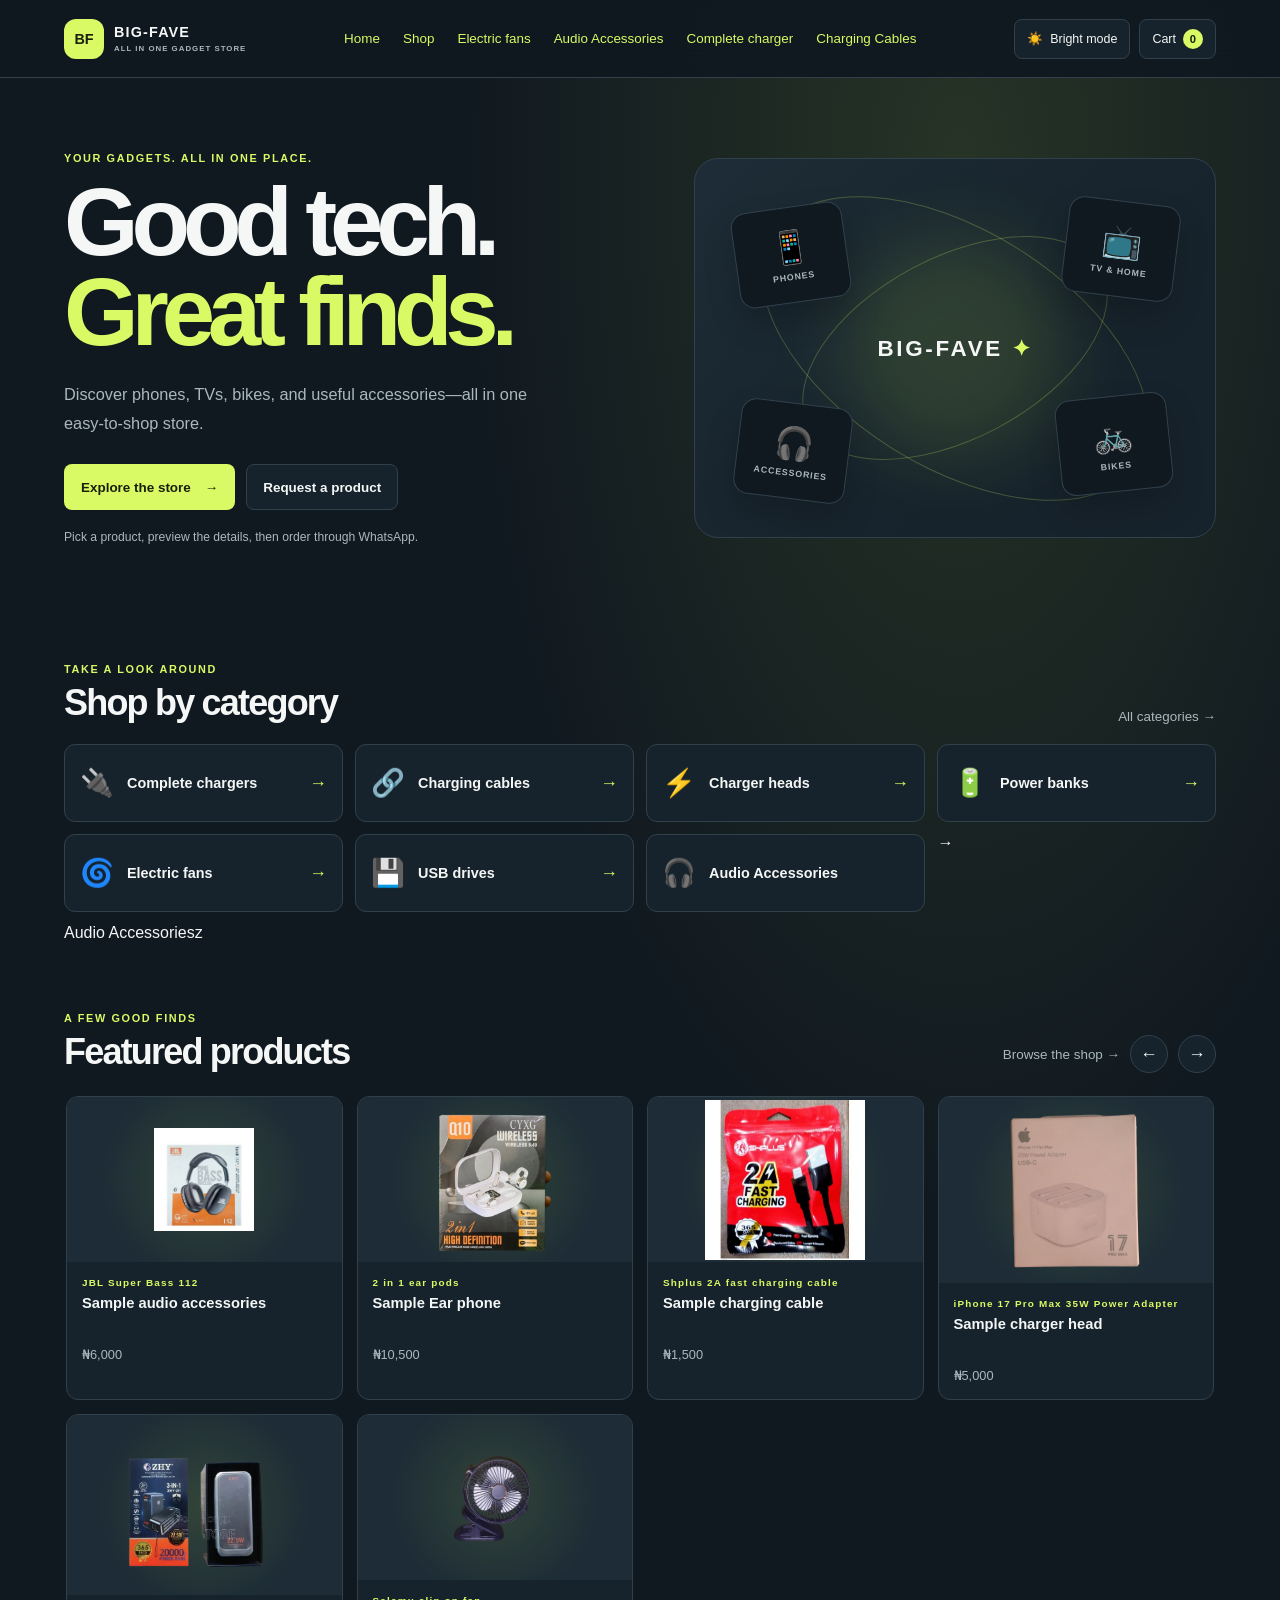
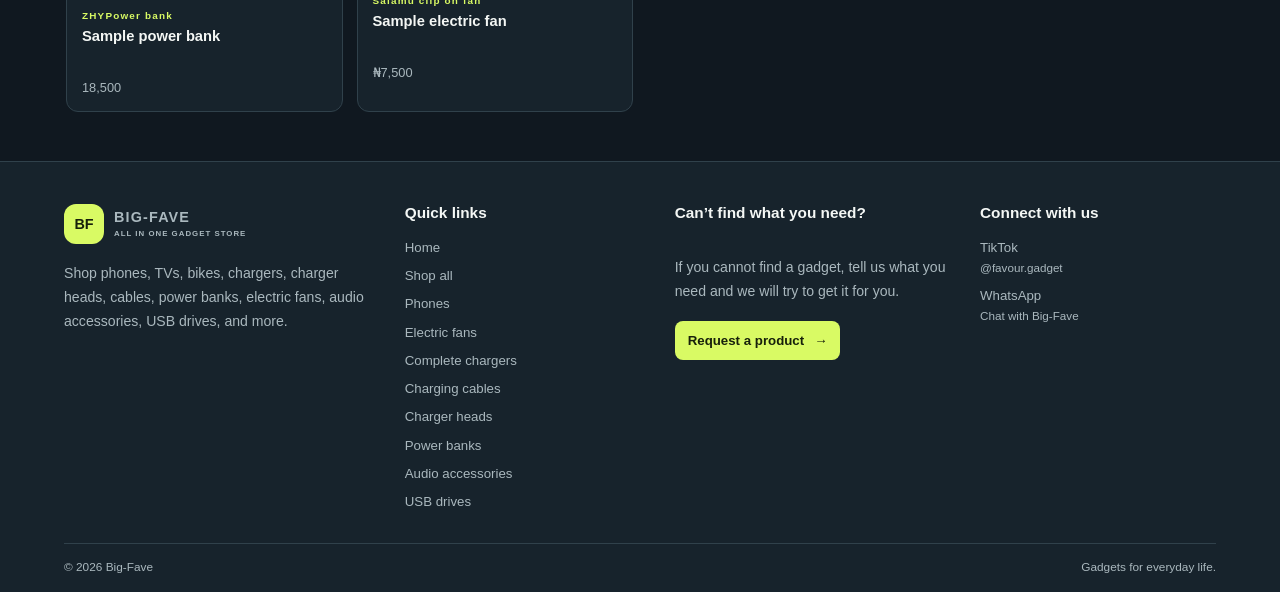
<file: index.html>
<!DOCTYPE html>
<html lang="en">
<head>
  <meta charset="UTF-8">
  <meta name="viewport" content="width=device-width, initial-scale=1.0">
  <meta name="theme-color" content="#101820">
  <title>Big-Fave | All in one Gadget store</title>
  <link rel="stylesheet" href="style.css">
   <link rel="stylesheet" href="https://cloudflare.com">
</head>
<body>
  <header class="site-header">
    <a class="brand" href="index.html" aria-label="Big-Fave home">
      <span class="brand-mark">BF</span>
      <span class="brand-name">BIG-FAVE<small>ALL IN ONE GADGET STORE</small></span>
    </a>

    <nav class="main-nav" aria-label="Main navigation">
      <a href="index.html" aria-current="page">Home</a>
      <a href="shop.html" aria-current="page">Shop</a>
      <a href="electric-fan.html" aria-current="page">Electric fans</a>
       <a href="earphones.html" aria-current="page">Audio Accessories</a>
       <a href="completecharger.html" aria-current="page">Complete charger</a>
       <a href="cable.html" aria-current="page">Charging Cables</a>
    </nav>

    <div class="header-actions">
      <button class="theme-toggle" id="themeToggle" type="button" aria-label="Switch to bright mode">
        ☀️ <span>Bright mode</span>
      </button>
      <a class="cart-link" href="cart.html">Cart <span id="cartCount">0</span></a>
    </div>
  </header>

  <main>
    <section class="home-hero">
      <div class="hero-copy">
        <p class="eyebrow">YOUR GADGETS. ALL IN ONE PLACE.</p>
        <h1>Good tech.<br><span>Great finds.</span></h1>
        <p class="hero-description">
          Discover phones, TVs, bikes, and useful accessories—all in one
          easy-to-shop store.
        </p>
        <div class="hero-buttons">
          <a class="button button-primary" href="shop.html">Explore the store <span>→</span></a>
          <a class="button button-secondary" href="contact.html">Request a product</a>
        </div>
        <p class="hero-small-note">Pick a product, preview the details, then order through WhatsApp.</p>
      </div>

      <div class="hero-art" aria-label="Phones, TVs, bikes, and accessories">
        <div class="hero-art-glow"></div>
        <div class="hero-tile tile-phone"><span>📱</span><small>PHONES</small></div>
        <div class="hero-tile tile-tv"><span>📺</span><small>TV & HOME</small></div>
        <div class="hero-tile tile-bike"><span>🚲</span><small>BIKES</small></div>
        <div class="hero-tile tile-audio"><span>🎧</span><small>ACCESSORIES</small></div>
        <div class="hero-art-label">BIG-FAVE <b>✦</b></div>
      </div>
    </section>

    <section class="home-categories">
      <div class="section-title">
        <div>
          <p class="eyebrow">TAKE A LOOK AROUND</p>
          <h2>Shop by category</h2>
        </div>
        <a class="plain-link" href="shop.html">All categories →</a>
      </div>

   <div class="category-list">
  
  <a class="category-link" href="completecharger.html"><span>🔌</span><b>Complete chargers</b><i>→</i></a>
  <a class="category-link" href="cable.html"><span>🔗</span><b>Charging cables</b><i>→</i></a>
  <a class="category-link" href="chargerhead.html"><span>⚡</span><b>Charger heads</b><i>→</i></a>
  <a class="category-link" href="powerbank.html"><span>🔋</span><b>Power banks</b><i>→</i></a>
  <a class="category-link" href="electric-fan.html"><span>🌀</span><b>Electric fans</b><i>→</i></a>
  <a class="category-link" href="storagedevice.html"><span>💾</span><b>USB drives</b><i>→</i></a>
   <a class="category-link" href="earphones.html"><span>🎧</span><b>Audio Accessories</a></b><i>→</i></a>
   Audio Accessories</a>z
</div>
    </section>

   <section class="home-products">
  <div class="section-title">
    <div>
      <p class="eyebrow">A FEW GOOD FINDS</p>
      <h2>Featured products</h2>
    </div>

    <div class="slider-actions">
      <a class="plain-link" href="shop.html">Browse the shop →</a>
      <button class="slider-button" id="productsPrev" type="button" aria-label="Previous products">←</button>
      <button class="slider-button" id="productsNext" type="button" aria-label="Next products">→</button>
    </div>
  </div>

  <div class="product-slider" id="productSlider">
    <a class="home-product-card" href="product.html?id=audio3">
      <span class="home-product-picture"><img src="supper3.jfif"style="width: 100px; display:block; margin:auto;"></span>
      <span class="home-product-category">JBL Super Bass 112</span>
      <strong>Sample audio accessories</strong>
      <span class="home-product-price">₦6,000</span>
    </a>
    <a class="home-product-card" href="product.html?id=audio1">
      <span class="home-product-picture"><img src="high1-removebg-preview.png"style="width: 160px; display:block; margin:auto;"></span>
      <span class="home-product-category">2 in 1 ear pods</span>
      <strong>Sample Ear phone</strong>
      <span class="home-product-price">₦10,500</span>
    </a>
    <a class="home-product-card" href="product.html?id=cable1">
      <span class="home-product-picture"><img src="shplus iphone.jpg"style="width:160px; display:block; margin:auto;"></span>
      <span class="home-product-category">Shplus 2A fast charging cable</span>
      <strong>Sample charging cable</strong>
      <span class="home-product-price">₦1,500</span>
    </a>
    <a class="home-product-card" href="product.html?id=adapter1">
      <span class="home-product-picture"><img src="adapter1-removebg-preview.png"style="width:160px; display:block; margin:auto;"></span>
      <span class="home-product-category">iPhone 17 Pro Max 35W Power Adapter</span>
      <strong>Sample charger head</strong>
      <span class="home-product-price">₦5,000</span>
    </a>
 <a class="home-product-card" href="product.html?id=bank1">
      <span class="home-product-picture"><img src="zhy1-removebg-preview.png"style="width:160px; display:block; margin:auto;"></span>
      <span class="home-product-category">ZHYPower bank</span>
      <strong>Sample power bank</strong>
      <span class="home-product-price">18,500</span>
    </a>
   
    <a class="home-product-card" href="product.html?id=fan3">
      <span class="home-product-picture"><img src="salamu2-removebg-preview.png"style="width:160px; display:block; margin:auto;"></span>
      <span class="home-product-category">Salamu clip on fan</span>
      <strong>Sample electric fan</strong>
      <span class="home-product-price">₦7,500</span>
    </a>
   
  </div>
</section>
  </main>

  <footer class="site-footer site-footer-redesigned">
  <div class="footer-main">
    <div class="footer-about">
      <a class="brand" href="index.html" aria-label="Big-Fave home">
        <span class="brand-mark">BF</span>
        <span class="brand-name">BIG-FAVE<small>ALL IN ONE GADGET STORE</small></span>
      </a>
      <p>Shop phones, TVs, bikes, chargers, charger heads, cables, power banks, electric fans, audio accessories, USB drives, and more.</p>
    </div>

    <div class="footer-column">
      <h2>Quick links</h2>
      <a href="index.html">Home</a>
      <a href="shop.html">Shop all</a>
      <a href="phone.html">Phones</a>
      <a href="electric-fan.html">Electric fans</a>
      <a href="completecharger.html">Complete chargers</a>
      <a href="cable.html">Charging cables</a>
      <a href="chargerhead.html">Charger heads</a>
      <a href="powerbank.html">Power banks</a>
      <a href="earphones.html">Audio accessories</a>
      <a href="Storagedevice.html">USB drives</a>
    </div>

    <div class="footer-column footer-request">
      <h2>Can’t find what you need?</h2>
      <p>If you cannot find a gadget, tell us what you need and we will try to get it for you.</p>
      <a class="footer-cta" href="contact.html">Request a product <span aria-hidden="true">→</span></a>
    </div>

    <div class="footer-column footer-social">
      <h2>Connect with us</h2>
      <a href="https://www.tiktok.com/@favour.gadget" target="_blank" rel="noopener noreferrer">TikTok <span>@favour.gadget</span></a>
      <a href="https://wa.me/2347069214732" target="_blank" rel="noopener noreferrer">WhatsApp <span>Chat with Big-Fave</span></a>
    </div>
  </div>

  <div class="footer-bottom">
    <small>© <span id="year"></span> Big-Fave</small>
    <small>Gadgets for everyday life.</small>
  </div>
</footer>
  <script src="app.js"></script>
</body>
</html>
</file>
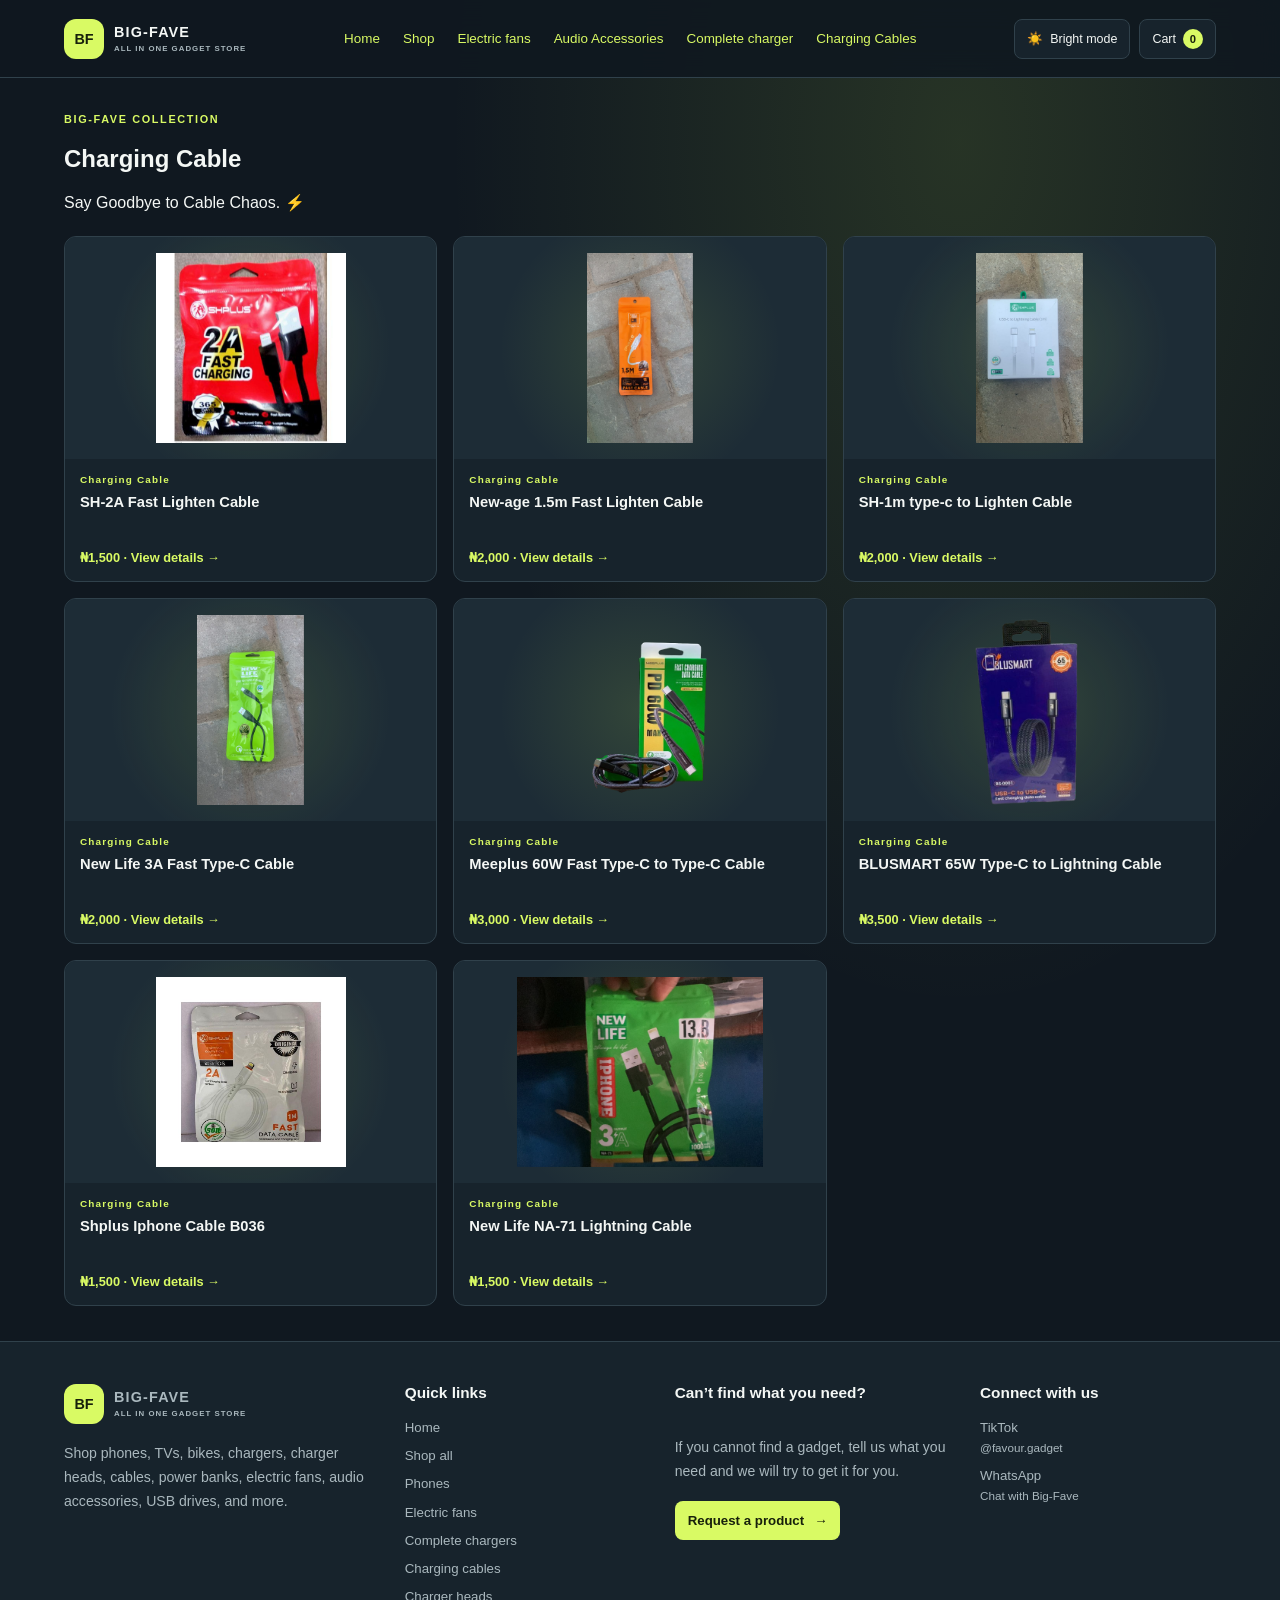
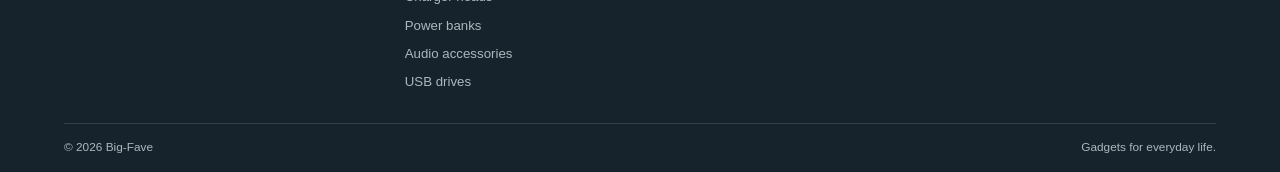
<file: cable.html>
<!DOCTYPE html>
<html lang="en">
<head>
  <meta charset="UTF-8">
  <meta name="viewport" content="width=device-width, initial-scale=1.0">
  <title>Cable | Big-Fave</title>
  <link rel="stylesheet" href="style.css">
</head>
<body>
  <header class="site-header">
    <a class="brand" href="index.html" aria-label="Big-Fave home">
      <span class="brand-mark">BF</span>
      <span class="brand-name">BIG-FAVE<small>ALL IN ONE GADGET STORE</small></span>
    </a>

    <nav class="main-nav" aria-label="Main navigation">
        <a href="index.html" aria-current="page">Home</a>
      <a href="shop.html" aria-current="page">Shop</a>
      <a href="electric-fan.html" aria-current="page">Electric fans</a>
       <a href="earphones.html" aria-current="page">Audio Accessories</a>
       <a href="completecharger.html" aria-current="page">Complete charger</a>
       <a href="cable.html" aria-current="page">Charging Cables</a>
    </nav>

    <div class="header-actions">
      <button class="theme-toggle" id="themeToggle" type="button" aria-label="Switch to bright mode">
        ☀️ <span>Bright mode</span>
      </button>
      <a class="cart-link" href="cart.html">Cart <span id="cartCount">0</span></a>
    </div>
  </header>

  <main>
    <section class="home-categories complete charger-category">
      <p class="eyebrow">BIG-FAVE COLLECTION</p>
      <h1>Charging Cable</h1>
      <p>Say Goodbye to Cable Chaos. ⚡ </p>

      <div class="product-grid">
        <a class="home-product-card" href="product.html?id=cable1">
          <span class="home-product-picture">
            <img src="shplus iphone.jpg" alt="Cooler Star DUDU high speed fan">
          </span>
          <span class="home-product-category">Charging Cable</span>
          <strong>SH-2A Fast Lighten Cable</strong>
          <span class="home-product-price">₦1,500 · View details →</span>
        </a>
        <a class="home-product-card" href="product.html?id=cable2">
          <span class="home-product-picture">
            <img src="New-age1.5m.jpeg" alt="Cooler Star DUDU high speed fan">
          </span>
          <span class="home-product-category">Charging Cable</span>
          <strong>New-age 1.5m Fast Lighten Cable</strong>
          <span class="home-product-price">₦2,000 · View details →</span>
        </a>
           <a class="home-product-card" href="product.html?id=cable3">
          <span class="home-product-picture">
            <img src="shplust-i.jpeg" alt="Cooler Star DUDU high speed fan">
          </span>
          <span class="home-product-category">Charging Cable</span>
          <strong>SH-1m type-c to Lighten Cable</strong>
          <span class="home-product-price">₦2,000 · View details →</span>
        </a>
           <a class="home-product-card" href="product.html?id=cable4">
          <span class="home-product-picture">
            <img src="newlifec.jpeg" alt="Cooler Star DUDU high speed fan">
          </span>
          <span class="home-product-category">Charging Cable</span>
          <strong> New Life 3A Fast Type-C Cable </strong>
          <span class="home-product-price">₦2,000 · View details →</span>
        </a>
           <a class="home-product-card" href="product.html?id=cable5">
          <span class="home-product-picture">
            <img src="meeplus-removebg-preview.png" alt="Cooler Star DUDU high speed fan">
          </span>
          <span class="home-product-category">Charging Cable</span>
          <strong>Meeplus 60W Fast Type-C to Type-C Cable </strong>
          <span class="home-product-price">₦3,000 · View details →</span>
        </a>
         <a class="home-product-card" href="product.html?id=cable7">
          <span class="home-product-picture">
            <img src="blus65-removebg-preview.png" alt="Cooler Star DUDU high speed fan">
          </span>
          <span class="home-product-category">Charging Cable</span>
          <strong> BLUSMART 65W Type-C to Lightning  Cable</strong>
          <span class="home-product-price">₦3,500 · View details →</span>
        </a>
     <a class="home-product-card" href="product.html?id=cable8">
          <span class="home-product-picture">
            <img src="shplusiosw.jpg" alt="Cooler Star DUDU high speed fan">
          </span>
          <span class="home-product-category">Charging Cable</span>
          <strong> Shplus Iphone Cable B036 </strong>
          <span class="home-product-price">₦1,500 · View details →</span>
        </a>

          <a class="home-product-card" href="product.html?id=cable9">
          <span class="home-product-picture">
            <img src="newlife1.jpeg" alt="Cooler Star DUDU high speed fan">
          </span>
          <span class="home-product-category">Charging Cable</span>
          <strong>  New Life NA-71 Lightning Cable </strong>
          <span class="home-product-price">₦1,500 · View details →</span>
        </a>

     </div>
    </section>
  </main>

  <footer class="site-footer site-footer-redesigned">
  <div class="footer-main">
    <div class="footer-about">
      <a class="brand" href="index.html" aria-label="Big-Fave home">
        <span class="brand-mark">BF</span>
        <span class="brand-name">BIG-FAVE<small>ALL IN ONE GADGET STORE</small></span>
      </a>
      <p>Shop phones, TVs, bikes, chargers, charger heads, cables, power banks, electric fans, audio accessories, USB drives, and more.</p>
    </div>

    <div class="footer-column">
      <h2>Quick links</h2>
      <a href="index.html">Home</a>
      <a href="shop.html">Shop all</a>
      <a href="phone.html">Phones</a>
      <a href="electric-fan.html">Electric fans</a>
      <a href="completecharger.html">Complete chargers</a>
      <a href="cable.html">Charging cables</a>
      <a href="chargerhead.html">Charger heads</a>
      <a href="powerbank.html">Power banks</a>
      <a href="earphones.html">Audio accessories</a>
      <a href="Storagedevice.html">USB drives</a>
    </div>

    <div class="footer-column footer-request">
      <h2>Can’t find what you need?</h2>
      <p>If you cannot find a gadget, tell us what you need and we will try to get it for you.</p>
      <a class="footer-cta" href="contact.html">Request a product <span aria-hidden="true">→</span></a>
    </div>

    <div class="footer-column footer-social">
      <h2>Connect with us</h2>
      <a href="https://www.tiktok.com/@favour.gadget" target="_blank" rel="noopener noreferrer">TikTok <span>@favour.gadget</span></a>
      <a href="https://wa.me/2347069214732" target="_blank" rel="noopener noreferrer">WhatsApp <span>Chat with Big-Fave</span></a>
    </div>
  </div>

  <div class="footer-bottom">
    <small>© <span id="year"></span> Big-Fave</small>
    <small>Gadgets for everyday life.</small>
  </div>
</footer>

  <script src="app.js"></script>
</body>
</html>
</file>
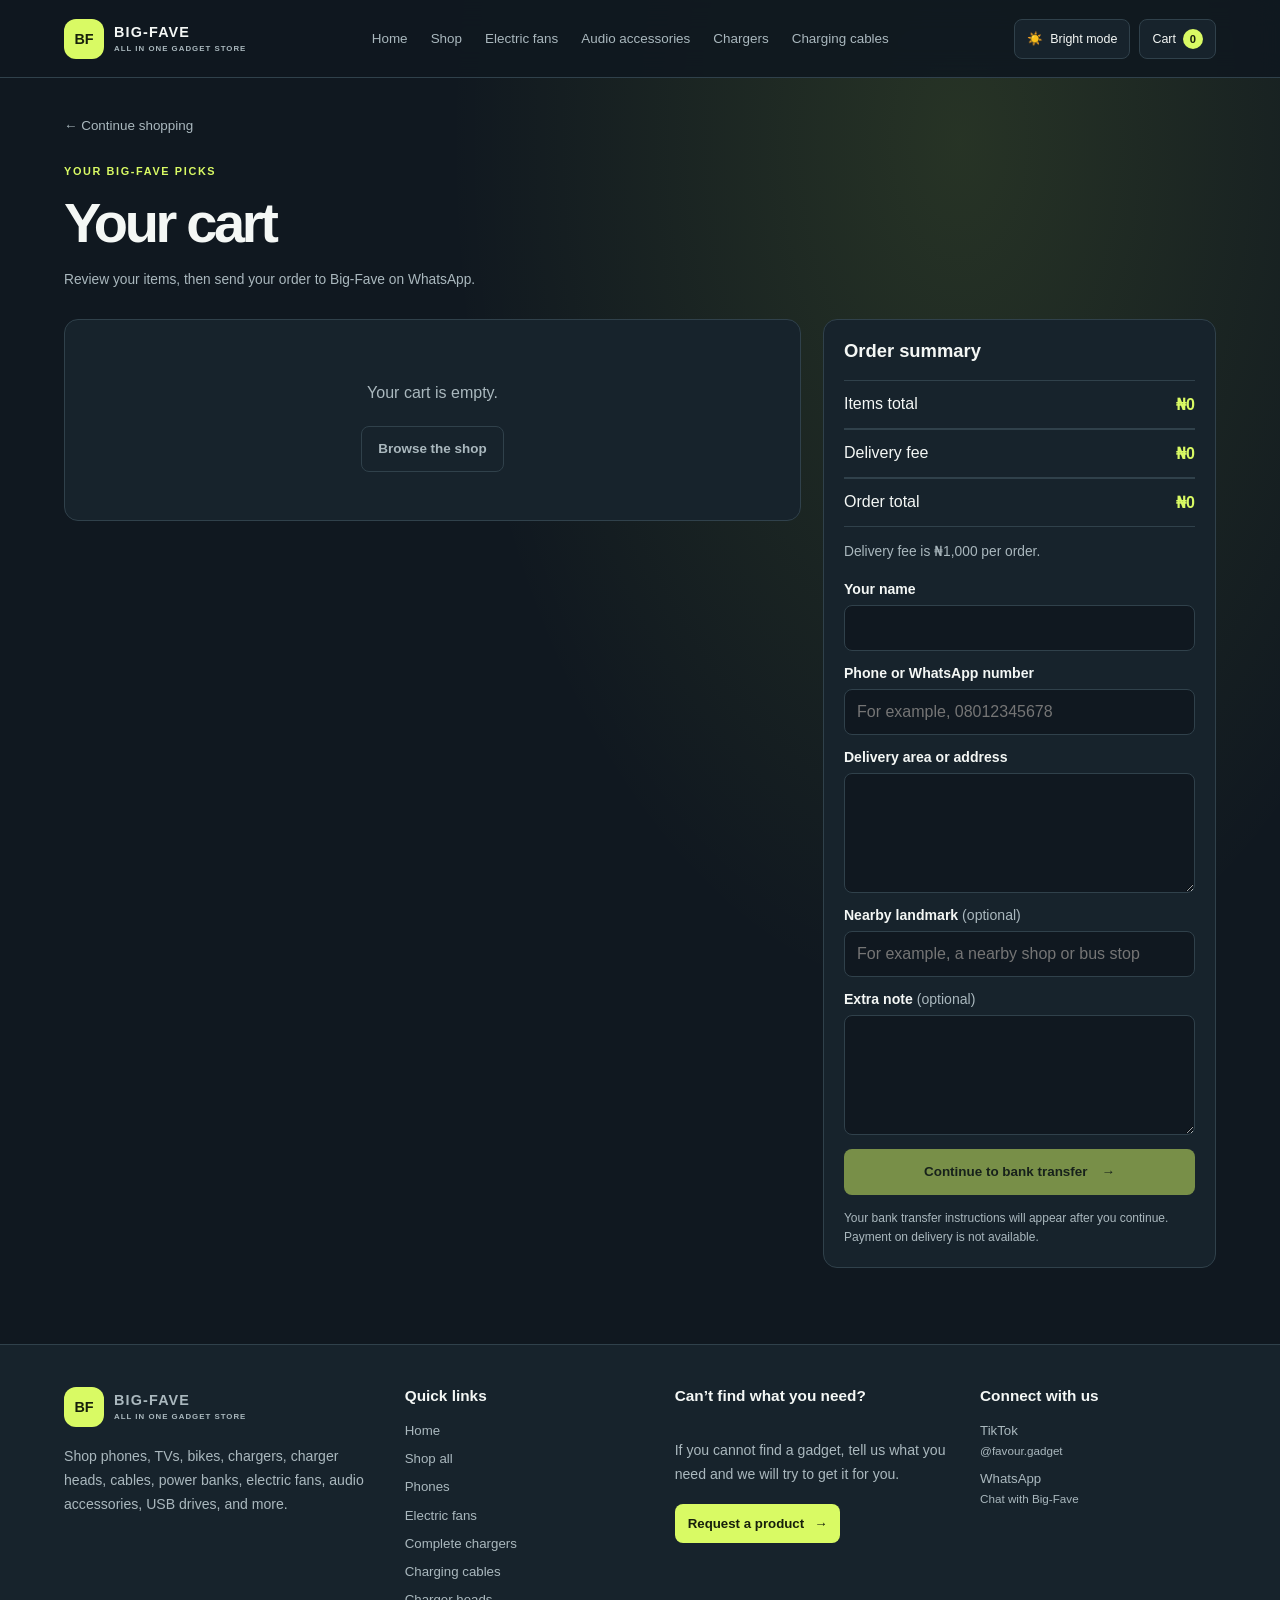
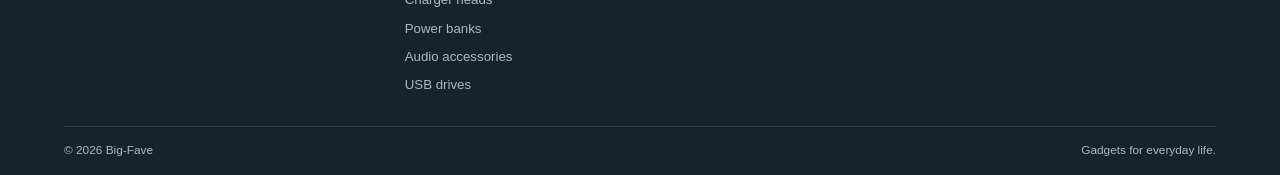
<file: cart.html>
<!DOCTYPE html>
<html lang="en">
<head>
  <meta charset="UTF-8">
  <meta name="viewport" content="width=device-width, initial-scale=1.0">
  <meta name="theme-color" content="#101820">
  <title>Your cart | Big-Fave</title>
  <link rel="stylesheet" href="style.css">
</head>
<body>
  <header class="site-header">
    <a class="brand" href="index.html" aria-label="Big-Fave home">
      <span class="brand-mark">BF</span>
      <span class="brand-name">BIG-FAVE<small>ALL IN ONE GADGET STORE</small></span>
    </a>
    <nav class="main-nav" aria-label="Main navigation">
      <a href="index.html">Home</a>
      <a href="shop.html">Shop</a>
      <a href="electric-fan.html">Electric fans</a>
      <a href="earphones.html">Audio accessories</a>
      <a href="completecharger.html">Chargers</a>
      <a href="cable.html">Charging cables</a>
    </nav>
    <div class="header-actions">
      <button class="theme-toggle" id="themeToggle" type="button" aria-label="Switch to bright mode">☀️ <span>Bright mode</span></button>
      <a class="cart-link" href="cart.html" aria-current="page">Cart <span id="cartCount">0</span></a>
    </div>
  </header>

  <main class="cart-page">
    <a class="plain-link back-link" href="shop.html">← Continue shopping</a>
    <section class="cart-intro">
      <p class="eyebrow">YOUR BIG-FAVE PICKS</p>
      <h1>Your cart</h1>
      <p>Review your items, then send your order to Big-Fave on WhatsApp.</p>
    </section>

    <div class="cart-layout">
      <section class="cart-items-panel" aria-label="Items in your cart">
        <div id="cartItems" class="cart-items" aria-live="polite"></div>
      </section>

      <aside class="cart-summary">
        <h2>Order summary</h2>
        <div class="cart-total-row"><span>Items total</span><strong id="cartSubtotal">₦0</strong></div>
        <div class="cart-total-row"><span>Delivery fee</span><strong id="cartDeliveryFee">₦0</strong></div>
        <div class="cart-total-row cart-grand-total"><span>Order total</span><strong id="cartGrandTotal">₦0</strong></div>
        <p class="cart-delivery-note">Delivery fee is ₦1,000 per order.</p>

        <form id="cartCheckoutForm">
  <div class="request-field">
    <label for="checkoutName">Your name</label>
    <input id="checkoutName" name="name" type="text" autocomplete="name" required>
  </div>
  <div class="request-field">
    <label for="checkoutPhone">Phone or WhatsApp number</label>
    <input id="checkoutPhone" name="phone" type="tel" autocomplete="tel" inputmode="tel" placeholder="For example, 08012345678" required>
  </div>
  <div class="request-field">
    <label for="checkoutAddress">Delivery area or address</label>
    <textarea id="checkoutAddress" name="address" rows="3" required></textarea>
  </div>
  <div class="request-field">
    <label for="checkoutLandmark">Nearby landmark <span>(optional)</span></label>
    <input id="checkoutLandmark" name="landmark" type="text" placeholder="For example, a nearby shop or bus stop">
  </div>
  <div class="request-field">
    <label for="checkoutNote">Extra note <span>(optional)</span></label>
    <textarea id="checkoutNote" name="note" rows="2"></textarea>
  </div>
  <button class="button button-primary checkout-button" id="checkoutButton" type="submit">Continue to bank transfer <span aria-hidden="true">→</span></button>
  <p class="cart-checkout-message" id="checkoutMessage" aria-live="polite">Your bank transfer instructions will appear after you continue. Payment on delivery is not available.</p>
</form>
      </aside>
    </div>
  
<div class="transfer-modal" id="transferModal" hidden role="dialog" aria-modal="true" aria-labelledby="transferModalTitle">
  <div class="transfer-modal-backdrop" data-close-transfer></div>
  <section class="transfer-modal-card">
    <button class="transfer-modal-close" id="closeTransferModal" type="button" aria-label="Close transfer instructions">×</button>
    <p class="eyebrow">BANK TRANSFER ONLY</p>
    <h2 id="transferModalTitle">Complete your bank transfer</h2>
    <p class="transfer-reference">Order reference: <strong id="transferOrderReference"></strong></p>
    <div class="transfer-total-row"><span>Total to transfer</span><strong id="transferOrderTotal">₦0</strong></div>

    <div class="transfer-account-details" id="transferAccountDetails">
      <div><span>Bank</span><strong id="transferBankName"></strong></div>
      <div><span>Account name</span><strong id="transferAccountName"></strong></div>
      <div><span>Account number</span><strong class="transfer-account-number" id="transferAccountNumber"></strong></div>
    </div>

    <p class="transfer-details-pending" id="transferDetailsPending" hidden>Bank account details have not been added yet. Contact Big-Fave on WhatsApp to request the transfer details for this order.</p>
    <p class="transfer-no-cod">Payment on delivery is not available. After transferring, use the button below to contact Big-Fave on WhatsApp, and attach your transfer receipt in the chat.</p>
    <button class="button button-primary transfer-whatsapp-button" id="transferWhatsAppButton" type="button">Send transfer confirmation on WhatsApp <span aria-hidden="true">→</span></button>
  </section>
</div></main>

<footer class="site-footer site-footer-redesigned">
  <div class="footer-main">
    <div class="footer-about">
      <a class="brand" href="index.html" aria-label="Big-Fave home">
        <span class="brand-mark">BF</span>
        <span class="brand-name">BIG-FAVE<small>ALL IN ONE GADGET STORE</small></span>
      </a>
      <p>Shop phones, TVs, bikes, chargers, charger heads, cables, power banks, electric fans, audio accessories, USB drives, and more.</p>
    </div>

    <div class="footer-column">
      <h2>Quick links</h2>
      <a href="index.html">Home</a>
      <a href="shop.html">Shop all</a>
      <a href="phone.html">Phones</a>
      <a href="electric-fan.html">Electric fans</a>
      <a href="completecharger.html">Complete chargers</a>
      <a href="cable.html">Charging cables</a>
      <a href="chargerhead.html">Charger heads</a>
      <a href="powerbank.html">Power banks</a>
      <a href="earphones.html">Audio accessories</a>
      <a href="Storagedevice.html">USB drives</a>
    </div>

    <div class="footer-column footer-request">
      <h2>Can’t find what you need?</h2>
      <p>If you cannot find a gadget, tell us what you need and we will try to get it for you.</p>
      <a class="footer-cta" href="contact.html">Request a product <span aria-hidden="true">→</span></a>
    </div>

    <div class="footer-column footer-social">
      <h2>Connect with us</h2>
      <a href="https://www.tiktok.com/@favour.gadget" target="_blank" rel="noopener noreferrer">TikTok <span>@favour.gadget</span></a>
      <a href="https://wa.me/2347069214732" target="_blank" rel="noopener noreferrer">WhatsApp <span>Chat with Big-Fave</span></a>
    </div>
  </div>

  <div class="footer-bottom">
    <small>© <span id="year"></span> Big-Fave</small>
    <small>Gadgets for everyday life.</small>
  </div>
</footer>

  <script src="app.js"></script>
</body>
</html>
</file>
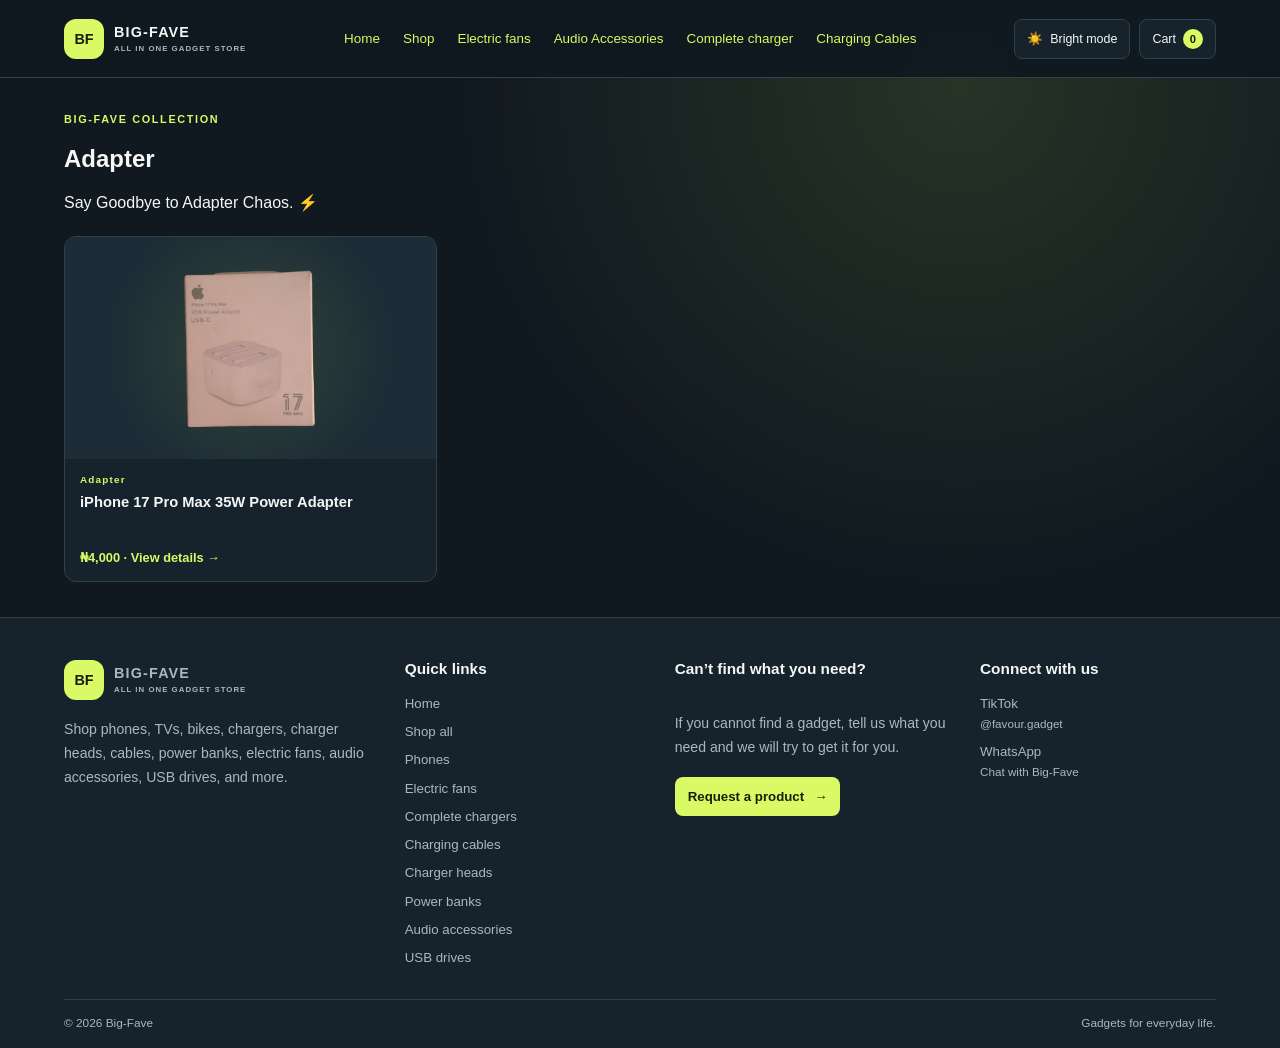
<file: chargerhead.html>
<!DOCTYPE html>
<html lang="en">
<head>
  <meta charset="UTF-8">
  <meta name="viewport" content="width=device-width, initial-scale=1.0">
  <title>Cable | Big-Fave</title>
  <link rel="stylesheet" href="style.css">
</head>
<body>
  <header class="site-header">
    <a class="brand" href="index.html" aria-label="Big-Fave home">
      <span class="brand-mark">BF</span>
      <span class="brand-name">BIG-FAVE<small>ALL IN ONE GADGET STORE</small></span>
    </a>

    <nav class="main-nav" aria-label="Main navigation">
        <a href="index.html" aria-current="page">Home</a>
      <a href="shop.html" aria-current="page">Shop</a>
      <a href="electric-fan.html" aria-current="page">Electric fans</a>
       <a href="earphones.html" aria-current="page">Audio Accessories</a>
       <a href="completecharger.html" aria-current="page">Complete charger</a>
       <a href="cable.html" aria-current="page">Charging Cables</a>
    </nav>

    <div class="header-actions">
      <button class="theme-toggle" id="themeToggle" type="button" aria-label="Switch to bright mode">
        ☀️ <span>Bright mode</span>
      </button>
      <a class="cart-link" href="cart.html">Cart <span id="cartCount">0</span></a>
    </div>
  </header>

  <main>
    <section class="home-categories complete charger-category">
      <p class="eyebrow">BIG-FAVE COLLECTION</p>
      <h1>Adapter</h1>
      <p>Say Goodbye to Adapter Chaos. ⚡ </p>

      <div class="product-grid">
        <a class="home-product-card" href="product.html?id=adapter1">
          <span class="home-product-picture">
            <img src="adapter1-removebg-preview.png" alt="Cooler Star DUDU high speed fan">
          </span>
          <span class="home-product-category">Adapter</span>
          <strong>iPhone 17 Pro Max 35W Power Adapter</strong>
          <span class="home-product-price">₦4,000 · View details →</span>
        </a>
       
       

     </div>
    </section>
  </main>

  <footer class="site-footer site-footer-redesigned">
  <div class="footer-main">
    <div class="footer-about">
      <a class="brand" href="index.html" aria-label="Big-Fave home">
        <span class="brand-mark">BF</span>
        <span class="brand-name">BIG-FAVE<small>ALL IN ONE GADGET STORE</small></span>
      </a>
      <p>Shop phones, TVs, bikes, chargers, charger heads, cables, power banks, electric fans, audio accessories, USB drives, and more.</p>
    </div>

    <div class="footer-column">
      <h2>Quick links</h2>
      <a href="index.html">Home</a>
      <a href="shop.html">Shop all</a>
      <a href="phone.html">Phones</a>
      <a href="electric-fan.html">Electric fans</a>
      <a href="completecharger.html">Complete chargers</a>
      <a href="cable.html">Charging cables</a>
      <a href="chargerhead.html">Charger heads</a>
      <a href="powerbank.html">Power banks</a>
      <a href="earphones.html">Audio accessories</a>
      <a href="Storagedevice.html">USB drives</a>
    </div>

    <div class="footer-column footer-request">
      <h2>Can’t find what you need?</h2>
      <p>If you cannot find a gadget, tell us what you need and we will try to get it for you.</p>
      <a class="footer-cta" href="contact.html">Request a product <span aria-hidden="true">→</span></a>
    </div>

    <div class="footer-column footer-social">
      <h2>Connect with us</h2>
      <a href="https://www.tiktok.com/@favour.gadget" target="_blank" rel="noopener noreferrer">TikTok <span>@favour.gadget</span></a>
      <a href="https://wa.me/2347069214732" target="_blank" rel="noopener noreferrer">WhatsApp <span>Chat with Big-Fave</span></a>
    </div>
  </div>

  <div class="footer-bottom">
    <small>© <span id="year"></span> Big-Fave</small>
    <small>Gadgets for everyday life.</small>
  </div>
</footer>

  <script src="app.js"></script>
</body>
</html>
</file>
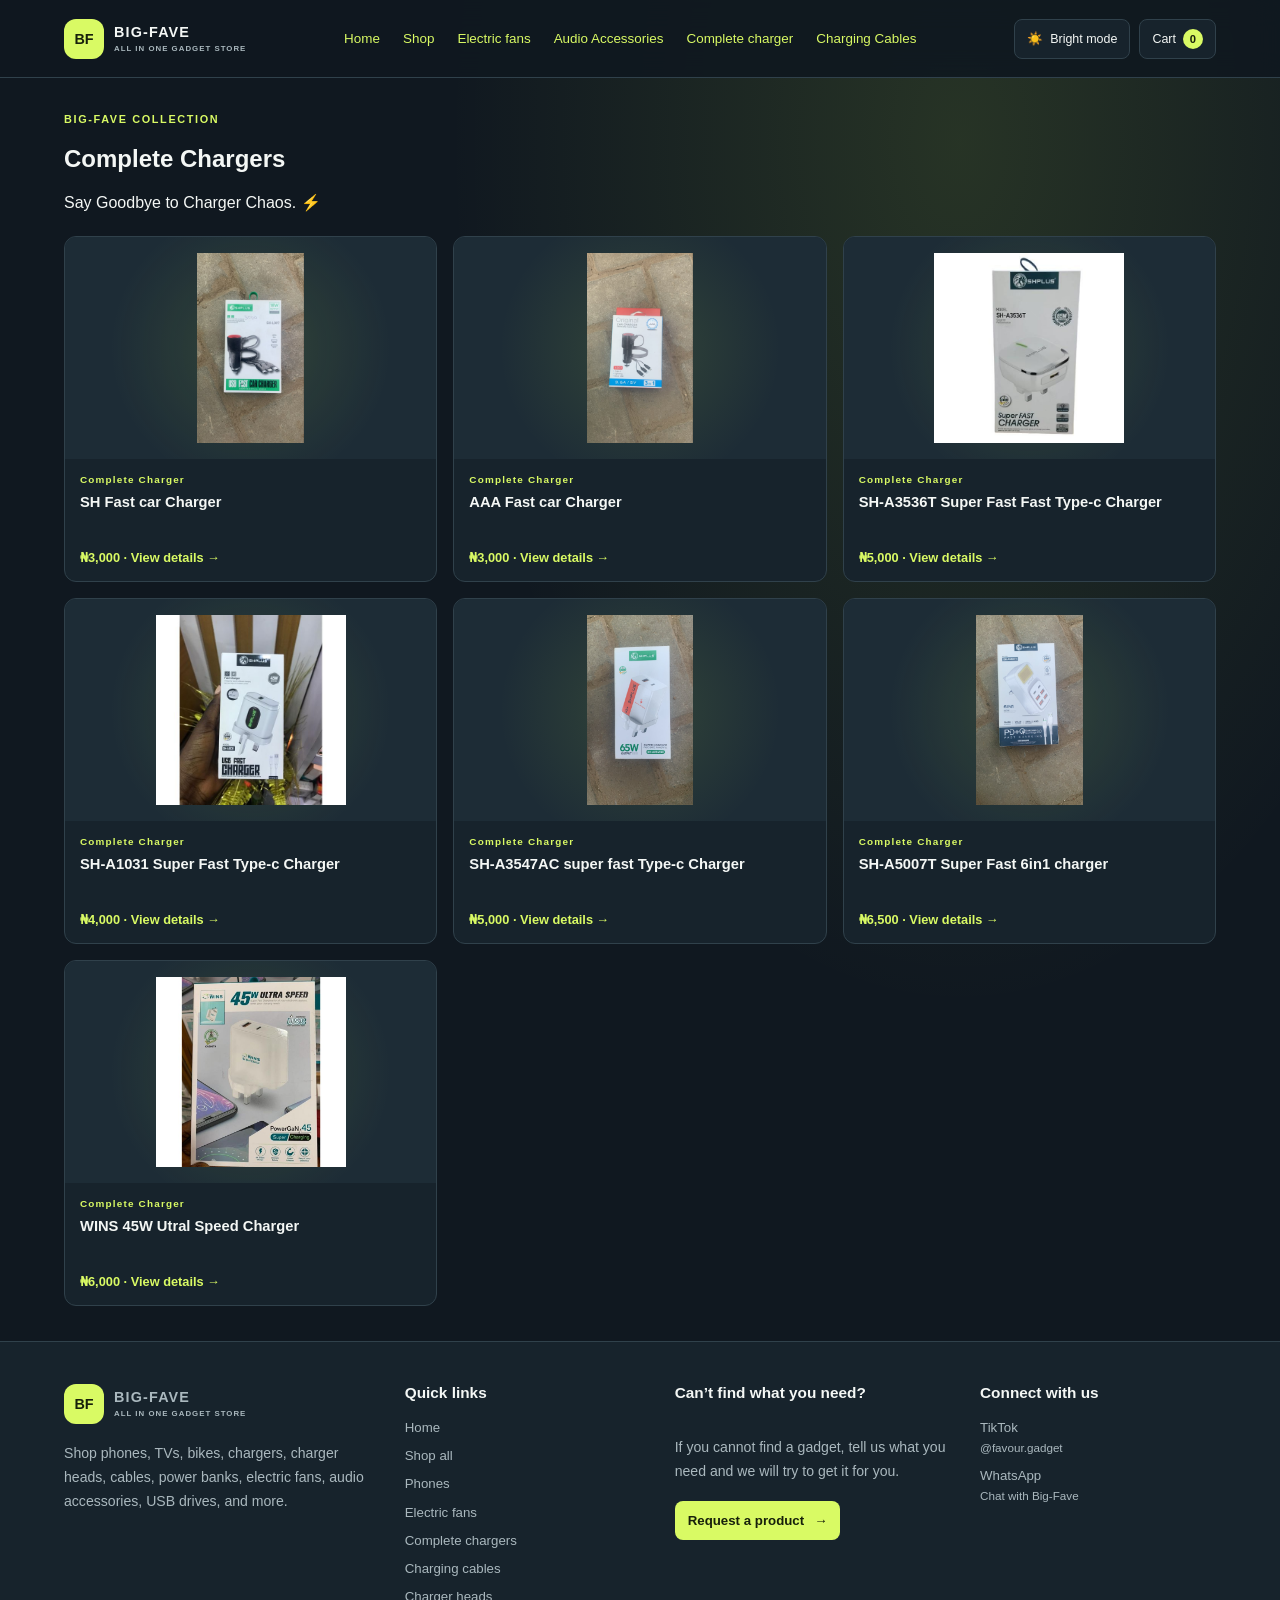
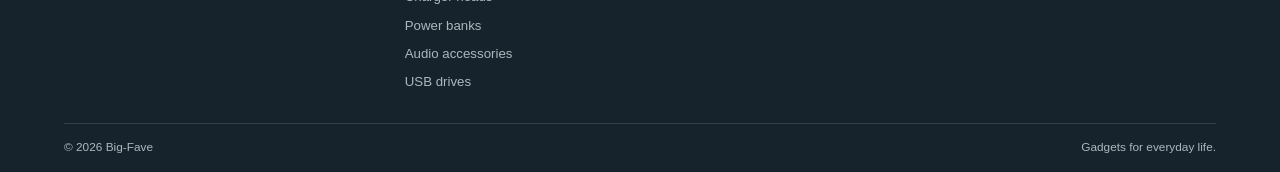
<file: completecharger.html>
<!DOCTYPE html>
<html lang="en">
<head>
  <meta charset="UTF-8">
  <meta name="viewport" content="width=device-width, initial-scale=1.0">
  <title>Complete Charger | Big-Fave</title>
  <link rel="stylesheet" href="style.css">
<link rel="stylesheet" href="https://cloudflare.com">

</head>
<body>
  <header class="site-header">
    <a class="brand" href="index.html" aria-label="Big-Fave home">
      <span class="brand-mark">BF</span>
      <span class="brand-name">BIG-FAVE<small>ALL IN ONE GADGET STORE</small></span>
    </a>

    <nav class="main-nav" aria-label="Main navigation">
        <a href="index.html" aria-current="page">Home</a>
      <a href="shop.html" aria-current="page">Shop</a>
      <a href="electric-fan.html" aria-current="page">Electric fans</a>
       <a href="earphones.html" aria-current="page">Audio Accessories</a>
       <a href="completecharger.html" aria-current="page">Complete charger</a>
       <a href="cable.html" aria-current="page">Charging Cables</a>
    </nav>

    <div class="header-actions">
      <button class="theme-toggle" id="themeToggle" type="button" aria-label="Switch to bright mode">
        ☀️ <span>Bright mode</span>
      </button>
      <a class="cart-link" href="cart.html">Cart <span id="cartCount">0</span></a>
    </div>
  </header>

  <main>
    <section class="home-categories complete charger-category">
      <p class="eyebrow">BIG-FAVE COLLECTION</p>
      <h1>Complete Chargers</h1>
      <p>Say Goodbye to Charger Chaos. ⚡ </p>

      <div class="product-grid">
 <a class="home-product-card" href="product.html?id=charger5">
          <span class="home-product-picture">
            <img src="car1.jpeg" alt="Cooler Star DUDU high speed fan">
          </span>
          <span class="home-product-category">Complete Charger</span>
          <strong>SH Fast car Charger</strong>
          <span class="home-product-price">₦3,000 · View details →</span>
        </a>

        <a class="home-product-card" href="product.html?id=charger6">
          <span class="home-product-picture">
            <img src="ccar1.jpeg" alt="Cooler Star DUDU high speed fan">
          </span>
          <span class="home-product-category">Complete Charger</span>
          <strong>AAA Fast car Charger</strong>
          <span class="home-product-price">₦3,000 · View details →</span>
        </a>

        <a class="home-product-card" href="product.html?id=charger1">
          <span class="home-product-picture">
            <img src="SH1.jpg" alt="Cooler Star DUDU high speed fan">
          </span>
          <span class="home-product-category">Complete Charger</span>
          <strong>SH-A3536T Super Fast Fast Type-c Charger</strong>
          <span class="home-product-price">₦5,000 · View details →</span>
        </a>

        <a class="home-product-card" href="product.html?id=charger2">
          <span class="home-product-picture">
            <img src="shplu452.jpg" alt="Mini handheld fan">
          </span>
          <span class="home-product-category">Complete Charger</span>
          <strong>SH-A1031 Super Fast Type-c Charger</strong>
          <span class="home-product-price">₦4,000 · View details →</span>
        </a>

        <a class="home-product-card" href="product.html?id=charger3">
          <span class="home-product-picture">
            <img src="Sh-A3547AC.jpeg" alt="Salamu clip on fan">
          </span>
          <span class="home-product-category">Complete Charger</span>
          <strong>SH-A3547AC super fast Type-c Charger</strong>
          <span class="home-product-price">₦5,000 · View details →</span>
        </a>

         <a class="home-product-card" href="product.html?id=charger4">
          <span class="home-product-picture">
            <img src="SH-A5007T.jpeg" alt="Salamu clip on fan">
          </span>
          <span class="home-product-category">Complete Charger</span>
          <strong>SH-A5007T Super Fast 6in1 charger</strong>
          <span class="home-product-price">₦6,500 · View details →</span>
        </a>

         <a class="home-product-card" href="product.html?id=charger7">
          <span class="home-product-picture">
            <img src="45w.jpg" alt="Salamu clip on fan">
          </span>
          <span class="home-product-category">Complete Charger</span>
          <strong>WINS 45W Utral Speed Charger</strong>
          <span class="home-product-price">₦6,000 · View details →</span>
        </a>

      </div>
    </section>
  </main>

  <footer class="site-footer site-footer-redesigned">
  <div class="footer-main">
    <div class="footer-about">
      <a class="brand" href="index.html" aria-label="Big-Fave home">
        <span class="brand-mark">BF</span>
        <span class="brand-name">BIG-FAVE<small>ALL IN ONE GADGET STORE</small></span>
      </a>
      <p>Shop phones, TVs, bikes, chargers, charger heads, cables, power banks, electric fans, audio accessories, USB drives, and more.</p>
    </div>

    <div class="footer-column">
      <h2>Quick links</h2>
      <a href="index.html">Home</a>
      <a href="shop.html">Shop all</a>
      <a href="phone.html">Phones</a>
      <a href="electric-fan.html">Electric fans</a>
      <a href="completecharger.html">Complete chargers</a>
      <a href="cable.html">Charging cables</a>
      <a href="chargerhead.html">Charger heads</a>
      <a href="powerbank.html">Power banks</a>
      <a href="earphones.html">Audio accessories</a>
      <a href="Storagedevice.html">USB drives</a>
    </div>

    <div class="footer-column footer-request">
      <h2>Can’t find what you need?</h2>
      <p>If you cannot find a gadget, tell us what you need and we will try to get it for you.</p>
      <a class="footer-cta" href="contact.html">Request a product <span aria-hidden="true">→</span></a>
    </div>

    <div class="footer-column footer-social">
      <h2>Connect with us</h2>
      <a href="https://www.tiktok.com/@favour.gadget" target="_blank" rel="noopener noreferrer">TikTok <span>@favour.gadget</span></a>
      <a href="https://wa.me/2347069214732" target="_blank" rel="noopener noreferrer">WhatsApp <span>Chat with Big-Fave</span></a>
    </div>
  </div>

  <div class="footer-bottom">
    <small>© <span id="year"></span> Big-Fave</small>
    <small>Gadgets for everyday life.</small>
  </div>
</footer>

  <script src="app.js"></script>
</body>
</html>
</file>
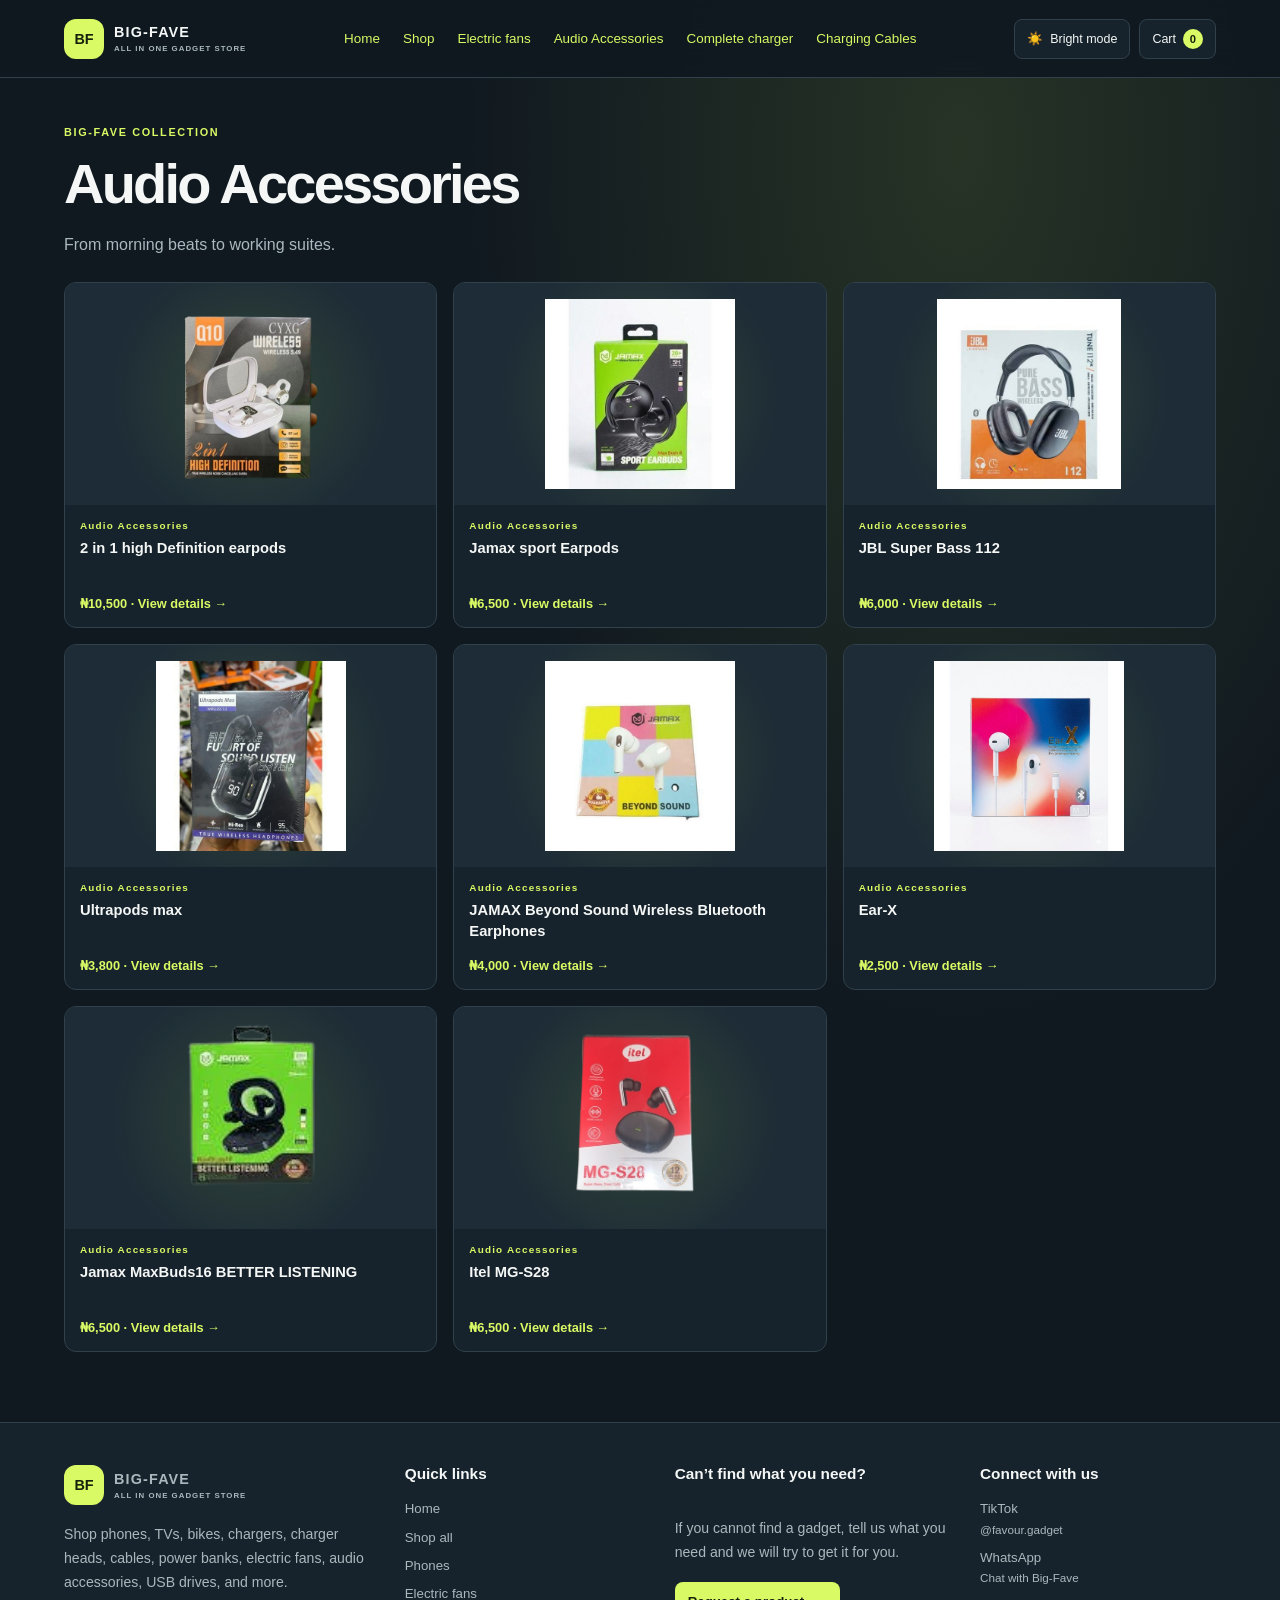
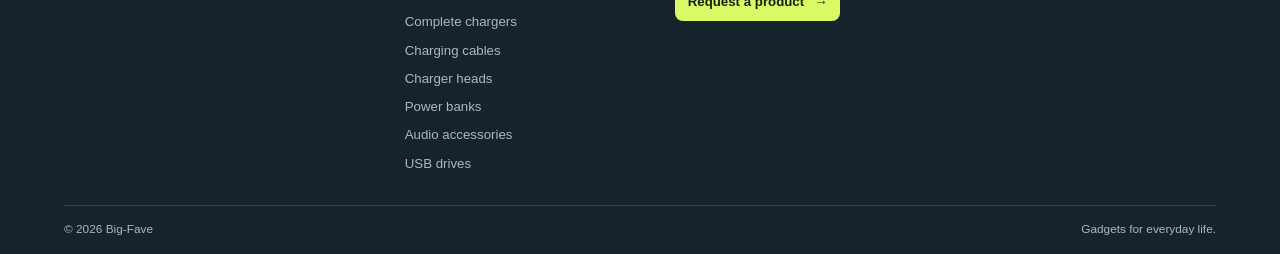
<file: earphones.html>
<!DOCTYPE html>
<html lang="en">
<head>
  <meta charset="UTF-8">
  <meta name="viewport" content="width=device-width, initial-scale=1.0">
  <title>Ear Phones | Big-Fave</title>
  <link rel="stylesheet" href="style.css">
   <link rel="stylesheet" href="https://cloudflare.com">
</head>
<body>
  <header class="site-header">
    <a class="brand" href="index.html" aria-label="Big-Fave home">
      <span class="brand-mark">BF</span>
      <span class="brand-name">BIG-FAVE<small>ALL IN ONE GADGET STORE</small></span>
    </a>

    <nav class="main-nav" aria-label="Main navigation">
       <a href="index.html" aria-current="page">Home</a>
      <a href="shop.html" aria-current="page">Shop</a>
      <a href="electric-fan.html" aria-current="page">Electric fans</a>
       <a href="earphones.html" aria-current="page">Audio Accessories</a>
       <a href="completecharger.html" aria-current="page">Complete charger</a>
       <a href="cable.html" aria-current="page">Charging Cables</a>
    </nav>

    <div class="header-actions">
      <button class="theme-toggle" id="themeToggle" type="button" aria-label="Switch to bright mode">
        ☀️ <span>Bright mode</span>
      </button>
      <a class="cart-link" href="cart.html">Cart <span id="cartCount">0</span></a>
    </div>
  </header>

  <main>
    <section class="home-categories fan-category">
      <p class="eyebrow">BIG-FAVE COLLECTION</p>
      <h1>Audio Accessories</h1>
      <p>From morning beats to working suites.</p>

      <div class="product-grid">
        <a class="home-product-card" href="product.html?id=audio1">
          <span class="home-product-picture">
            <img src="high1-removebg-preview.png" alt="Cooler Star DUDU high speed fan">
          </span>
          <span class="home-product-category">Audio Accessories</span>
          <strong>2 in 1 high Definition earpods</strong>
          <span class="home-product-price">₦10,500 · View details →</span>
        </a>

        <a class="home-product-card" href="product.html?id=audio2">
          <span class="home-product-picture">
            <img src="jamax1.jpg" alt="Mini handheld fan">
          </span>
          <span class="home-product-category">Audio Accessories</span>
          <strong>Jamax sport Earpods</strong>
          <span class="home-product-price">₦6,500 · View details →</span>
        </a>

        <a class="home-product-card" href="product.html?id=audio3">
          <span class="home-product-picture">
            <img src="supper3.jfif" alt="Salamu clip on fan">
          </span>
          <span class="home-product-category">Audio Accessories</span>
          <strong>JBL Super Bass 112</strong>
          <span class="home-product-price">₦6,000 · View details →</span>
        </a>

         <a class="home-product-card" href="product.html?id=audio4">
          <span class="home-product-picture">
            <img src="ultra1.jpg" alt="Salamu clip on fan">
          </span>
          <span class="home-product-category">Audio Accessories</span>
          <strong>Ultrapods max</strong>
          <span class="home-product-price">₦3,800 · View details →</span>
        </a>

         <a class="home-product-card" href="product.html?id=audio5">
          <span class="home-product-picture">
            <img src="beyond1.jpg" alt="Salamu clip on fan">
          </span>
          <span class="home-product-category">Audio Accessories</span>
          <strong>JAMAX Beyond Sound Wireless Bluetooth Earphones</strong>
          <span class="home-product-price">₦4,000 · View details →</span>
        </a>

         <a class="home-product-card" href="product.html?id=audio6">
          <span class="home-product-picture">
            <img src="ear-x.jpg" alt="Salamu clip on fan">
          </span>
          <span class="home-product-category">Audio Accessories</span>
          <strong>Ear-X</strong>
          <span class="home-product-price">₦2,500 · View details →</span>
        </a>
        
        
         <a class="home-product-card" href="product.html?id=audio9">
          <span class="home-product-picture">
            <img src="jamax-removebg-preview.png" alt="Salamu clip on fan">
          </span>
          <span class="home-product-category">Audio Accessories</span>
          <strong>Jamax MaxBuds16 BETTER LISTENING</strong>
          <span class="home-product-price">₦6,500 · View details →</span>
        </a>
        
         <a class="home-product-card" href="product.html?id=audio8">
          <span class="home-product-picture">
            <img src="mg-28-removebg-preview.png" alt="Salamu clip on fan">
          </span>
          <span class="home-product-category">Audio Accessories</span>
          <strong>Itel MG-S28</strong>
          <span class="home-product-price">₦6,500 · View details →</span>
        </a>
      </div>
    </section>
  </main>

  <footer class="site-footer site-footer-redesigned">
  <div class="footer-main">
    <div class="footer-about">
      <a class="brand" href="index.html" aria-label="Big-Fave home">
        <span class="brand-mark">BF</span>
        <span class="brand-name">BIG-FAVE<small>ALL IN ONE GADGET STORE</small></span>
      </a>
      <p>Shop phones, TVs, bikes, chargers, charger heads, cables, power banks, electric fans, audio accessories, USB drives, and more.</p>
    </div>

    <div class="footer-column">
      <h2>Quick links</h2>
      <a href="index.html">Home</a>
      <a href="shop.html">Shop all</a>
      <a href="phone.html">Phones</a>
      <a href="electric-fan.html">Electric fans</a>
      <a href="completecharger.html">Complete chargers</a>
      <a href="cable.html">Charging cables</a>
      <a href="chargerhead.html">Charger heads</a>
      <a href="powerbank.html">Power banks</a>
      <a href="earphones.html">Audio accessories</a>
      <a href="Storagedevice.html">USB drives</a>
    </div>

    <div class="footer-column footer-request">
      <h2>Can’t find what you need?</h2>
      <p>If you cannot find a gadget, tell us what you need and we will try to get it for you.</p>
      <a class="footer-cta" href="contact.html">Request a product <span aria-hidden="true">→</span></a>
    </div>

    <div class="footer-column footer-social">
      <h2>Connect with us</h2>
      <a href="https://www.tiktok.com/@favour.gadget" target="_blank" rel="noopener noreferrer">TikTok <span>@favour.gadget</span></a>
      <a href="https://wa.me/2347069214732" target="_blank" rel="noopener noreferrer">WhatsApp <span>Chat with Big-Fave</span></a>
    </div>
  </div>

  <div class="footer-bottom">
    <small>© <span id="year"></span> Big-Fave</small>
    <small>Gadgets for everyday life.</small>
  </div>
</footer>

  <script src="app.js"></script>
</body>
</html>
</file>
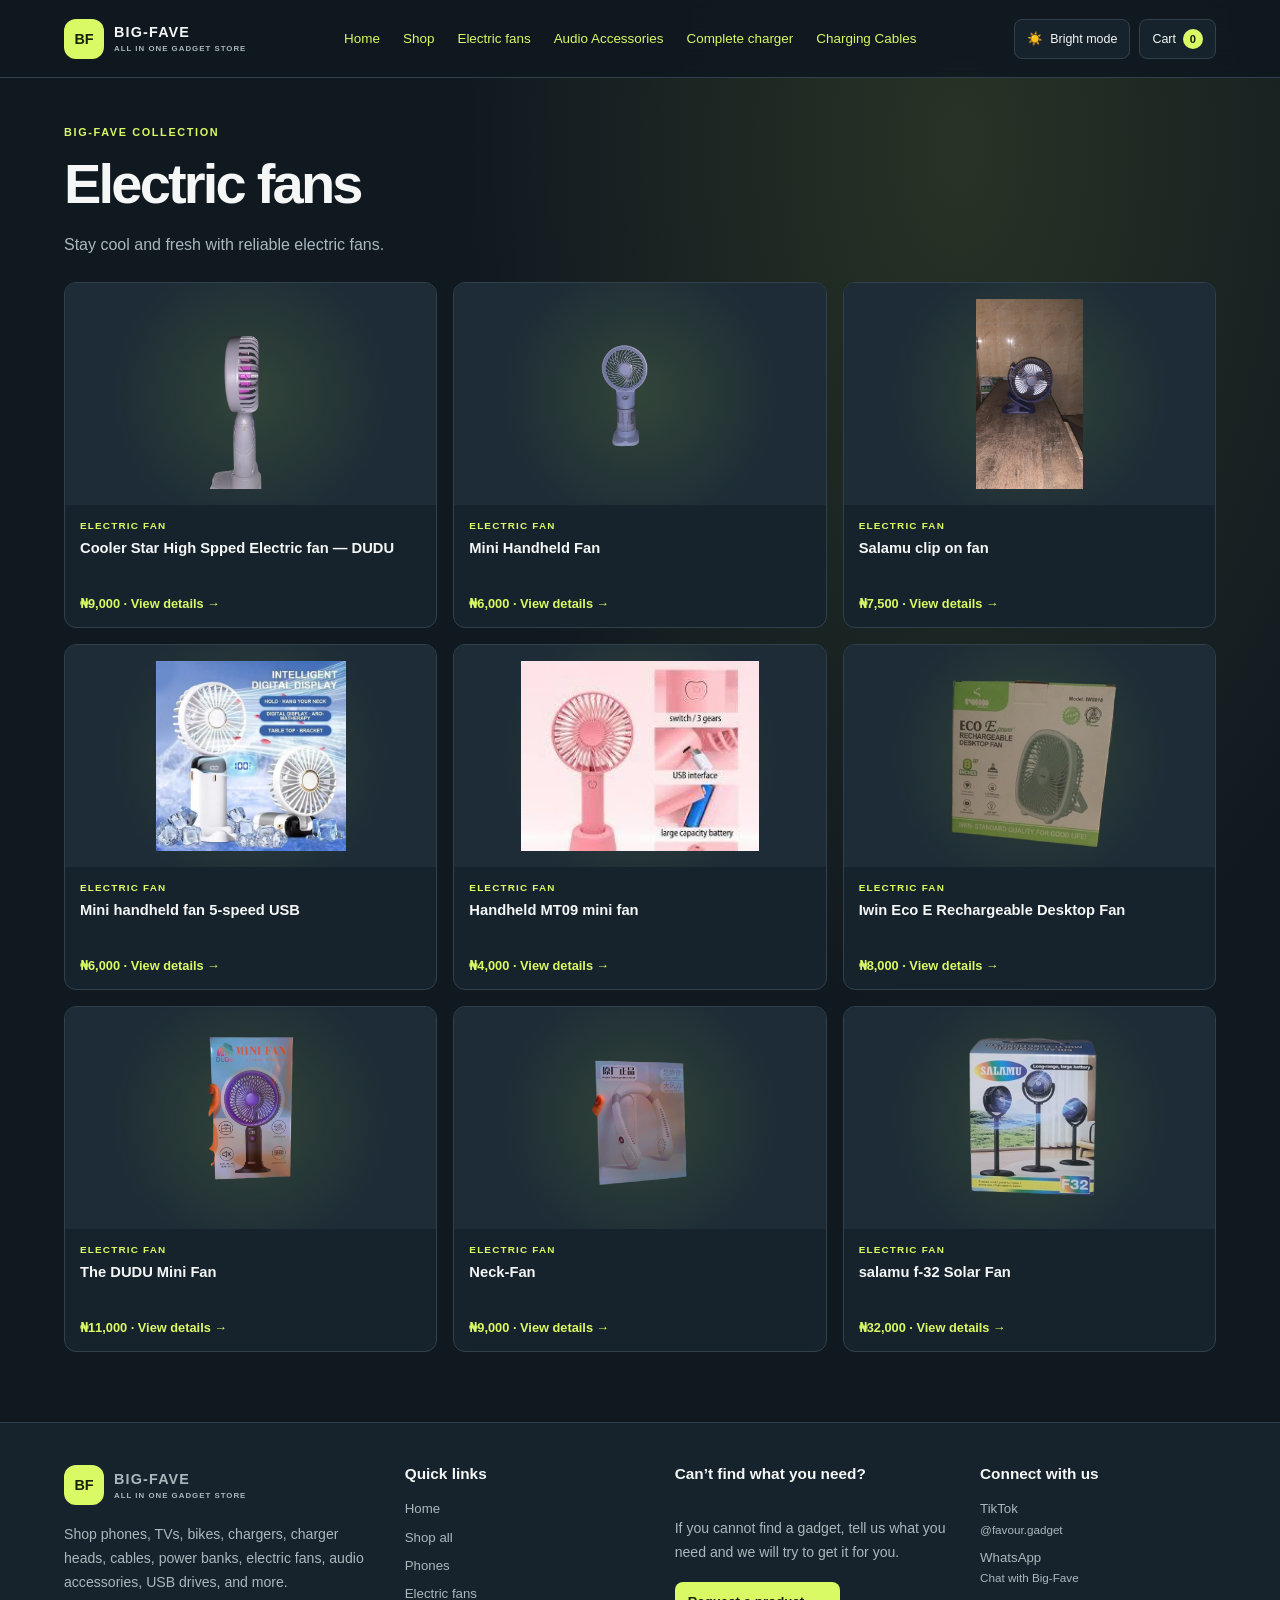
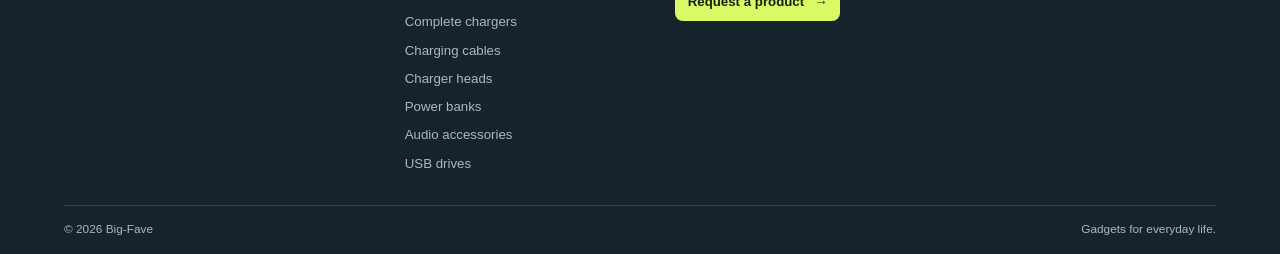
<file: electric-fan.html>
<!DOCTYPE html>
<html lang="en">
<head>
  <meta charset="UTF-8">
  <meta name="viewport" content="width=device-width, initial-scale=1.0">
  <title>Electric Fans | Big-Fave</title>
  <link rel="stylesheet" href="style.css">
   <link rel="stylesheet" href="https://cloudflare.com">
</head>
<body>
  <header class="site-header">
    <a class="brand" href="index.html" aria-label="Big-Fave home">
      <span class="brand-mark">BF</span>
      <span class="brand-name">BIG-FAVE<small>ALL IN ONE GADGET STORE</small></span>
    </a>

    <nav class="main-nav" aria-label="Main navigation">
     <a href="index.html" aria-current="page">Home</a>
      <a href="shop.html" aria-current="page">Shop</a>
      <a href="electric-fan.html" aria-current="page">Electric fans</a>
       <a href="earphones.html" aria-current="page">Audio Accessories</a>
       <a href="completecharger.html" aria-current="page">Complete charger</a>
       <a href="cable.html" aria-current="page">Charging Cables</a>
    </nav>

    <div class="header-actions">
      <button class="theme-toggle" id="themeToggle" type="button" aria-label="Switch to bright mode">
        ☀️ <span>Bright mode</span>
      </button>
      <a class="cart-link" href="cart.html">Cart <span id="cartCount">0</span></a>
    </div>
  </header>

  <main>
    <section class="home-categories fan-category">
      <p class="eyebrow">BIG-FAVE COLLECTION</p>
      <h1>Electric fans</h1>
      <p>Stay cool and fresh with reliable electric fans.</p>

      <div class="product-grid">
        <a class="home-product-card" href="product.html?id=fan1">
          <span class="home-product-picture">
            <img src="fanc2-removebg-preview.png" alt="Cooler Star DUDU high speed fan">
          </span>
          <span class="home-product-category">ELECTRIC FAN</span>
          <strong>Cooler Star High Spped Electric fan — DUDU</strong>
          <span class="home-product-price">₦9,000 · View details →</span>
        </a>

        <a class="home-product-card" href="product.html?id=fan2">
          <span class="home-product-picture">
            <img src="minif-removebg-preview.png" alt="Mini handheld fan">
          </span>
          <span class="home-product-category">ELECTRIC FAN</span>
          <strong>Mini Handheld Fan</strong>
          <span class="home-product-price">₦6,000 · View details →</span>
        </a>

        <a class="home-product-card" href="product.html?id=fan3">
          <span class="home-product-picture">
            <img src="salamu2.jpeg" alt="Salamu clip on fan">
          </span>
          <span class="home-product-category">ELECTRIC FAN</span>
          <strong>Salamu clip on fan</strong>
          <span class="home-product-price">₦7,500 · View details →</span>
        </a>

         <a class="home-product-card" href="product.html?id=fan4">
          <span class="home-product-picture">
            <img src="fivespeed.jpg" alt="Salamu clip on fan">
          </span>
          <span class="home-product-category">ELECTRIC FAN</span>
          <strong>Mini handheld fan 5-speed USB</strong>
          <span class="home-product-price">₦6,000 · View details →</span>
        </a>

         <a class="home-product-card" href="product.html?id=fan5">
          <span class="home-product-picture">
            <img src="love1.jfif" alt="Salamu clip on fan">
          </span>
          <span class="home-product-category">ELECTRIC FAN</span>
          <strong>Handheld MT09 mini fan</strong>
          <span class="home-product-price">₦4,000 · View details →</span>
        </a>

        <a class="home-product-card" href="product.html?id=fan6">
          <span class="home-product-picture">
            <img src="iwis1-removebg-preview.png" alt="Salamu clip on fan">
          </span>
          <span class="home-product-category">ELECTRIC FAN</span>
          <strong>Iwin Eco E Rechargeable Desktop Fan</strong>
          <span class="home-product-price">₦8,000 · View details →</span>
        </a>
        
          <a class="home-product-card" href="product.html?id=fan7">
          <span class="home-product-picture">
            <img src="dudub1-removebg-preview.png" alt="Salamu clip on fan">
          </span>
          <span class="home-product-category">ELECTRIC FAN</span>
          <strong>The DUDU Mini Fan</strong>
          <span class="home-product-price">₦11,000 · View details →</span>
        </a>
      <a class="home-product-card" href="product.html?id=fan8">
          <span class="home-product-picture">
            <img src="china-removebg-preview.png" alt="Salamu clip on fan">
          </span>
          <span class="home-product-category">ELECTRIC FAN</span>
          <strong>Neck-Fan</strong>
          <span class="home-product-price">₦9,000 · View details →</span>
        </a>
          <a class="home-product-card" href="product.html?id=fan9">
          <span class="home-product-picture">
            <img src="salamu-solar-removebg-preview.png" alt="Salamu clip on fan">
          </span>
          <span class="home-product-category">ELECTRIC FAN</span>
          <strong>salamu f-32 Solar Fan</strong>
          <span class="home-product-price">₦32,000 · View details →</span>
        </a>
      </div>
    </section>
  </main>

  <footer class="site-footer site-footer-redesigned">
  <div class="footer-main">
    <div class="footer-about">
      <a class="brand" href="index.html" aria-label="Big-Fave home">
        <span class="brand-mark">BF</span>
        <span class="brand-name">BIG-FAVE<small>ALL IN ONE GADGET STORE</small></span>
      </a>
      <p>Shop phones, TVs, bikes, chargers, charger heads, cables, power banks, electric fans, audio accessories, USB drives, and more.</p>
    </div>

    <div class="footer-column">
      <h2>Quick links</h2>
      <a href="index.html">Home</a>
      <a href="shop.html">Shop all</a>
      <a href="phone.html">Phones</a>
      <a href="electric-fan.html">Electric fans</a>
      <a href="completecharger.html">Complete chargers</a>
      <a href="cable.html">Charging cables</a>
      <a href="chargerhead.html">Charger heads</a>
      <a href="powerbank.html">Power banks</a>
      <a href="earphones.html">Audio accessories</a>
      <a href="Storagedevice.html">USB drives</a>
    </div>

    <div class="footer-column footer-request">
      <h2>Can’t find what you need?</h2>
      <p>If you cannot find a gadget, tell us what you need and we will try to get it for you.</p>
      <a class="footer-cta" href="contact.html">Request a product <span aria-hidden="true">→</span></a>
    </div>

    <div class="footer-column footer-social">
      <h2>Connect with us</h2>
      <a href="https://www.tiktok.com/@favour.gadget" target="_blank" rel="noopener noreferrer">TikTok <span>@favour.gadget</span></a>
      <a href="https://wa.me/2347069214732" target="_blank" rel="noopener noreferrer">WhatsApp <span>Chat with Big-Fave</span></a>
    </div>
  </div>

  <div class="footer-bottom">
    <small>© <span id="year"></span> Big-Fave</small>
    <small>Gadgets for everyday life.</small>
  </div>
</footer>

  <script src="app.js"></script>
</body>
</html>
</file>
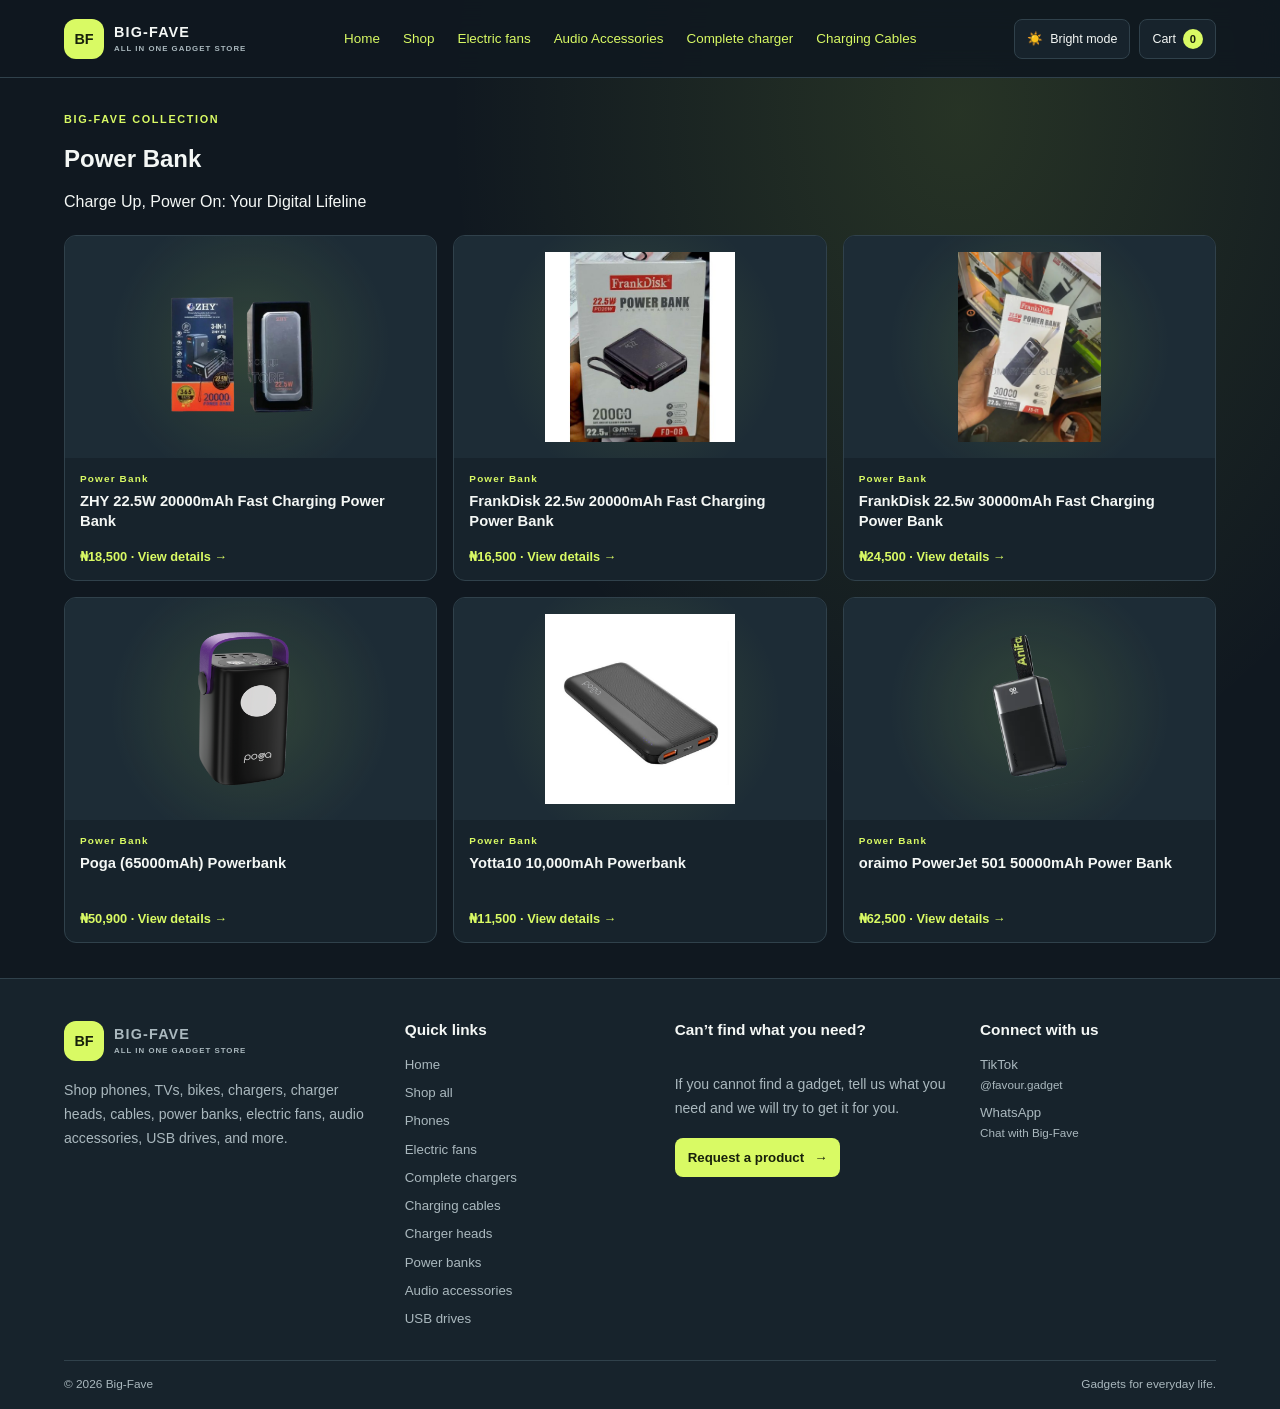
<file: powerbank.html>
<!DOCTYPE html>
<html lang="en">
<head>
  <meta charset="UTF-8">
  <meta name="viewport" content="width=device-width, initial-scale=1.0">
  <title>power bank| Big-Fave</title>
  <link rel="stylesheet" href="style.css">
   <link rel="stylesheet" href="https://cloudflare.com">
</head>
<body>
  <header class="site-header">
    <a class="brand" href="index.html" aria-label="Big-Fave home">
      <span class="brand-mark">BF</span>
      <span class="brand-name">BIG-FAVE<small>ALL IN ONE GADGET STORE</small></span>
    </a>

    <nav class="main-nav" aria-label="Main navigation">
        <a href="index.html" aria-current="page">Home</a>
      <a href="shop.html" aria-current="page">Shop</a>
      <a href="electric-fan.html" aria-current="page">Electric fans</a>
       <a href="earphones.html" aria-current="page">Audio Accessories</a>
       <a href="completecharger.html" aria-current="page">Complete charger</a>
       <a href="cable.html" aria-current="page">Charging Cables</a>
    </nav>

    <div class="header-actions">
      <button class="theme-toggle" id="themeToggle" type="button" aria-label="Switch to bright mode">
        ☀️ <span>Bright mode</span>
      </button>
      <a class="cart-link" href="cart.html">Cart <span id="cartCount">0</span></a>
    </div>
  </header>

  <main>
    <section class="home-categories complete charger-category">
      <p class="eyebrow">BIG-FAVE COLLECTION</p>
      <h1>Power Bank</h1>
      <p>Charge Up, Power On: Your Digital Lifeline </p>

      <div class="product-grid">
 <a class="home-product-card" href="product.html?id=bank1">
          <span class="home-product-picture">
            <img src="zhy1-removebg-preview.png" alt="Cooler Star DUDU high speed fan">
          </span>
          <span class="home-product-category">Power Bank</span>
          <strong>ZHY 22.5W 20000mAh Fast Charging Power Bank </strong>
          <span class="home-product-price">₦18,500 · View details →</span>
        </a>

        <a class="home-product-card" href="product.html?id=bank2">
          <span class="home-product-picture">
            <img src="frankp.jpg" alt="Cooler Star DUDU high speed fan">
          </span>
          <span class="home-product-category">Power Bank</span>
          <strong>FrankDisk 22.5w 20000mAh Fast Charging Power Bank  </strong>
          <span class="home-product-price">₦16,500 · View details →</span>
        </a>
 <a class="home-product-card" href="product.html?id=bank3">
          <span class="home-product-picture">
            <img src="frank30.webp" alt="Cooler Star DUDU high speed fan">
          </span>
          <span class="home-product-category">Power Bank</span>
          <strong>FrankDisk 22.5w 30000mAh Fast Charging Power Bank  </strong>
          <span class="home-product-price">₦24,500 · View details →</span>
        </a>
         <a class="home-product-card" href="product.html?id=bank5">
          <span class="home-product-picture">
            <img src="poga65.png" alt="Cooler Star DUDU high speed fan">
          </span>
          <span class="home-product-category">Power Bank</span>
          <strong>Poga (65000mAh) Powerbank  </strong>
          <span class="home-product-price">₦50,900 · View details →</span>
        </a>
         <a class="home-product-card" href="product.html?id=bank6">
          <span class="home-product-picture">
            <img src="yotta.jpg" alt="Cooler Star DUDU high speed fan">
          </span>
          <span class="home-product-category">Power Bank</span>
          <strong>Yotta10 10,000mAh Powerbank  </strong>
          <span class="home-product-price">₦11,500 · View details →</span>
        </a>
        <a class="home-product-card" href="product.html?id=bank4">
          <span class="home-product-picture">
            <img src="oriamo501.webp" alt="Cooler Star DUDU high speed fan">
          </span>
          <span class="home-product-category">Power Bank</span>
          <strong>oraimo PowerJet 501 50000mAh Power Bank  </strong>
          <span class="home-product-price">₦62,500 · View details →</span>
        </a>
      </div>
    </section>
  </main>

  <footer class="site-footer site-footer-redesigned">
  <div class="footer-main">
    <div class="footer-about">
      <a class="brand" href="index.html" aria-label="Big-Fave home">
        <span class="brand-mark">BF</span>
        <span class="brand-name">BIG-FAVE<small>ALL IN ONE GADGET STORE</small></span>
      </a>
      <p>Shop phones, TVs, bikes, chargers, charger heads, cables, power banks, electric fans, audio accessories, USB drives, and more.</p>
    </div>

    <div class="footer-column">
      <h2>Quick links</h2>
      <a href="index.html">Home</a>
      <a href="shop.html">Shop all</a>
      <a href="phone.html">Phones</a>
      <a href="electric-fan.html">Electric fans</a>
      <a href="completecharger.html">Complete chargers</a>
      <a href="cable.html">Charging cables</a>
      <a href="chargerhead.html">Charger heads</a>
      <a href="powerbank.html">Power banks</a>
      <a href="earphones.html">Audio accessories</a>
      <a href="Storagedevice.html">USB drives</a>
    </div>

    <div class="footer-column footer-request">
      <h2>Can’t find what you need?</h2>
      <p>If you cannot find a gadget, tell us what you need and we will try to get it for you.</p>
      <a class="footer-cta" href="contact.html">Request a product <span aria-hidden="true">→</span></a>
    </div>

    <div class="footer-column footer-social">
      <h2>Connect with us</h2>
      <a href="https://www.tiktok.com/@favour.gadget" target="_blank" rel="noopener noreferrer">TikTok <span>@favour.gadget</span></a>
      <a href="https://wa.me/2347069214732" target="_blank" rel="noopener noreferrer">WhatsApp <span>Chat with Big-Fave</span></a>
    </div>
  </div>

  <div class="footer-bottom">
    <small>© <span id="year"></span> Big-Fave</small>
    <small>Gadgets for everyday life.</small>
  </div>
</footer>

  <script src="app.js"></script>
</body>
</html>
</file>
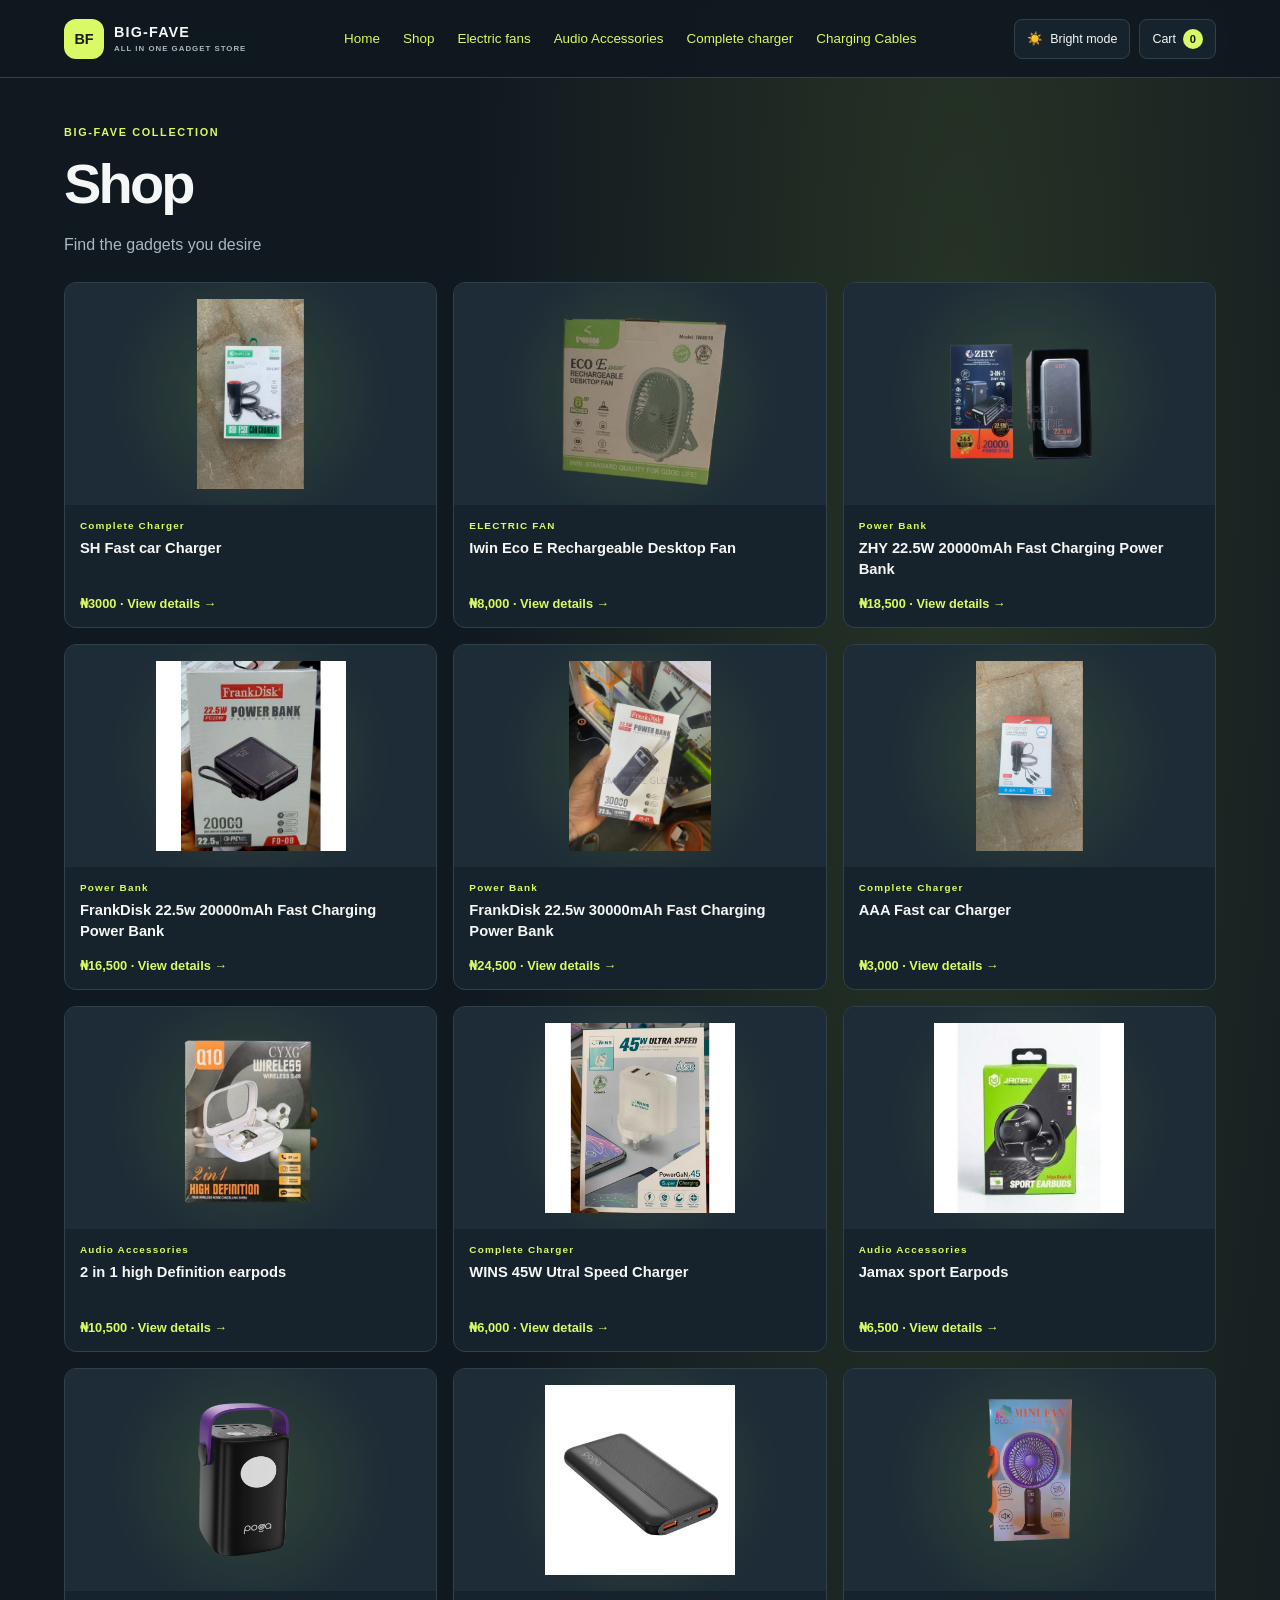
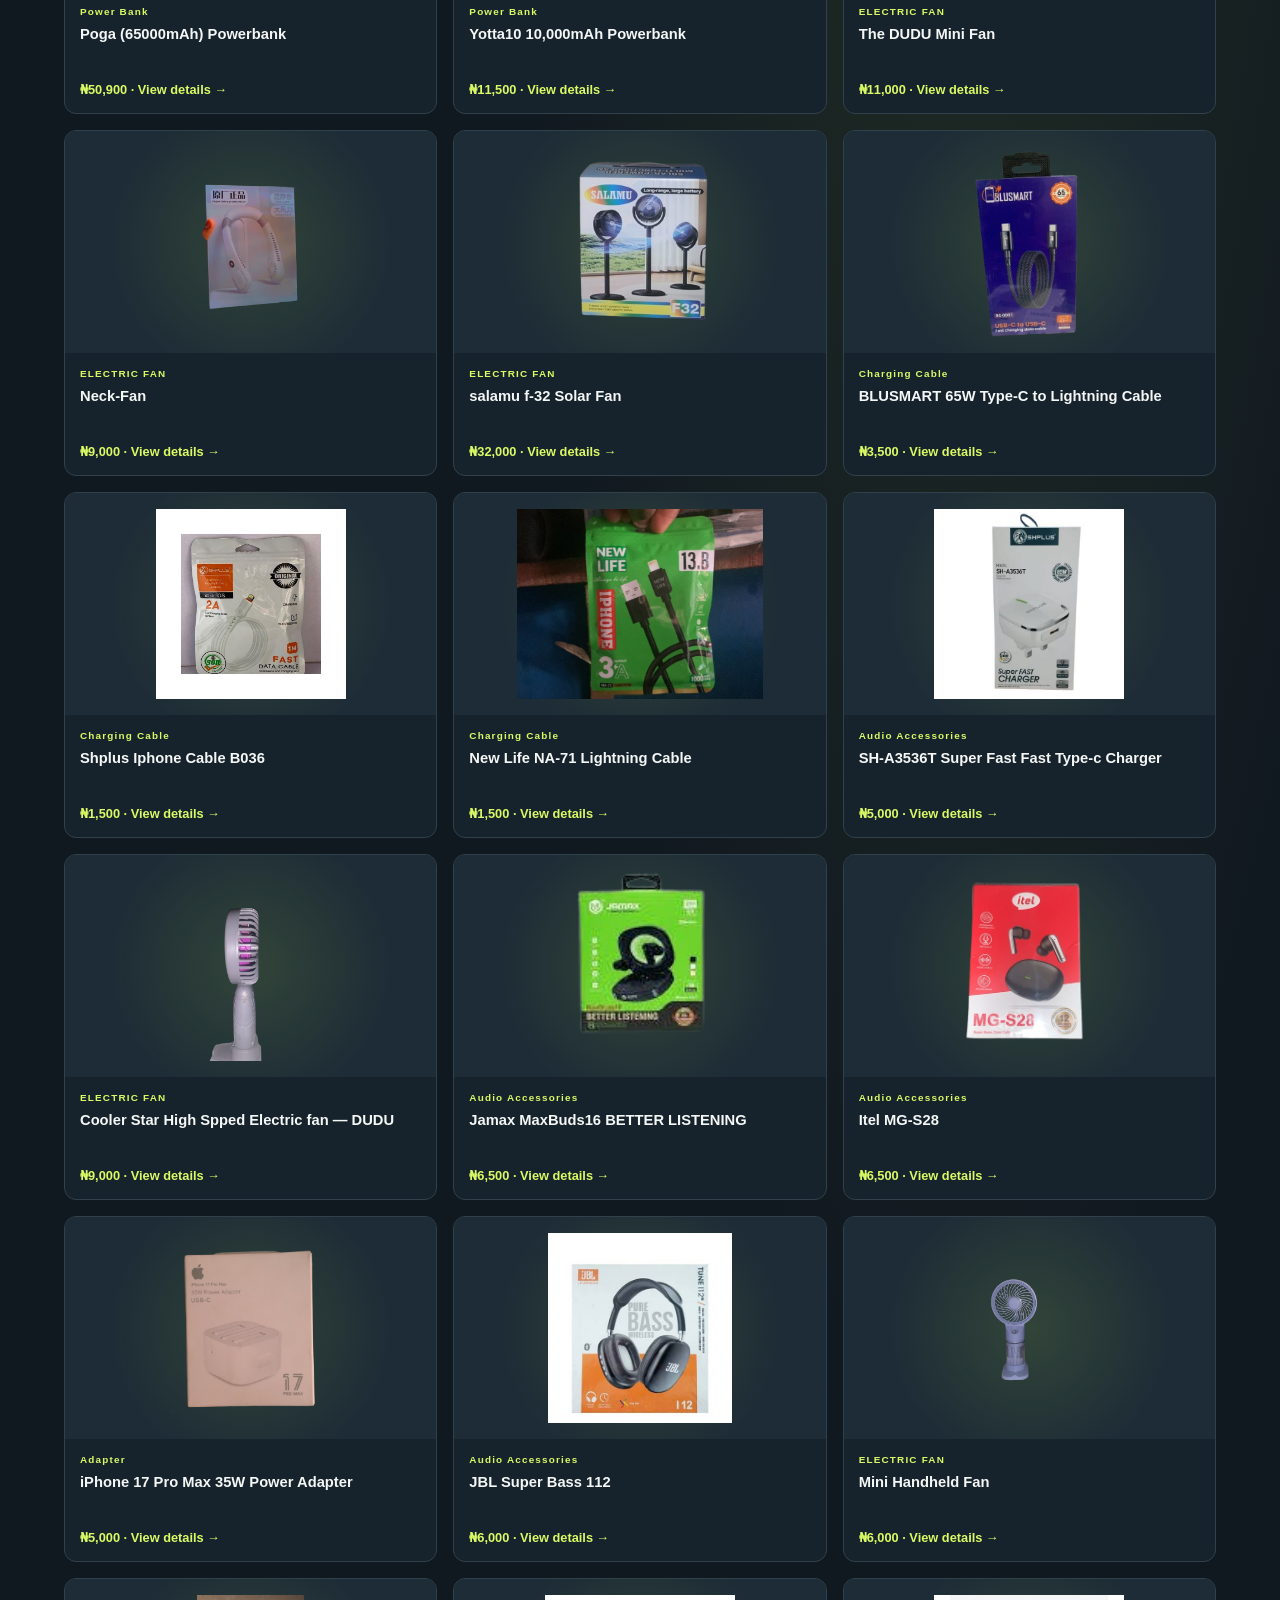
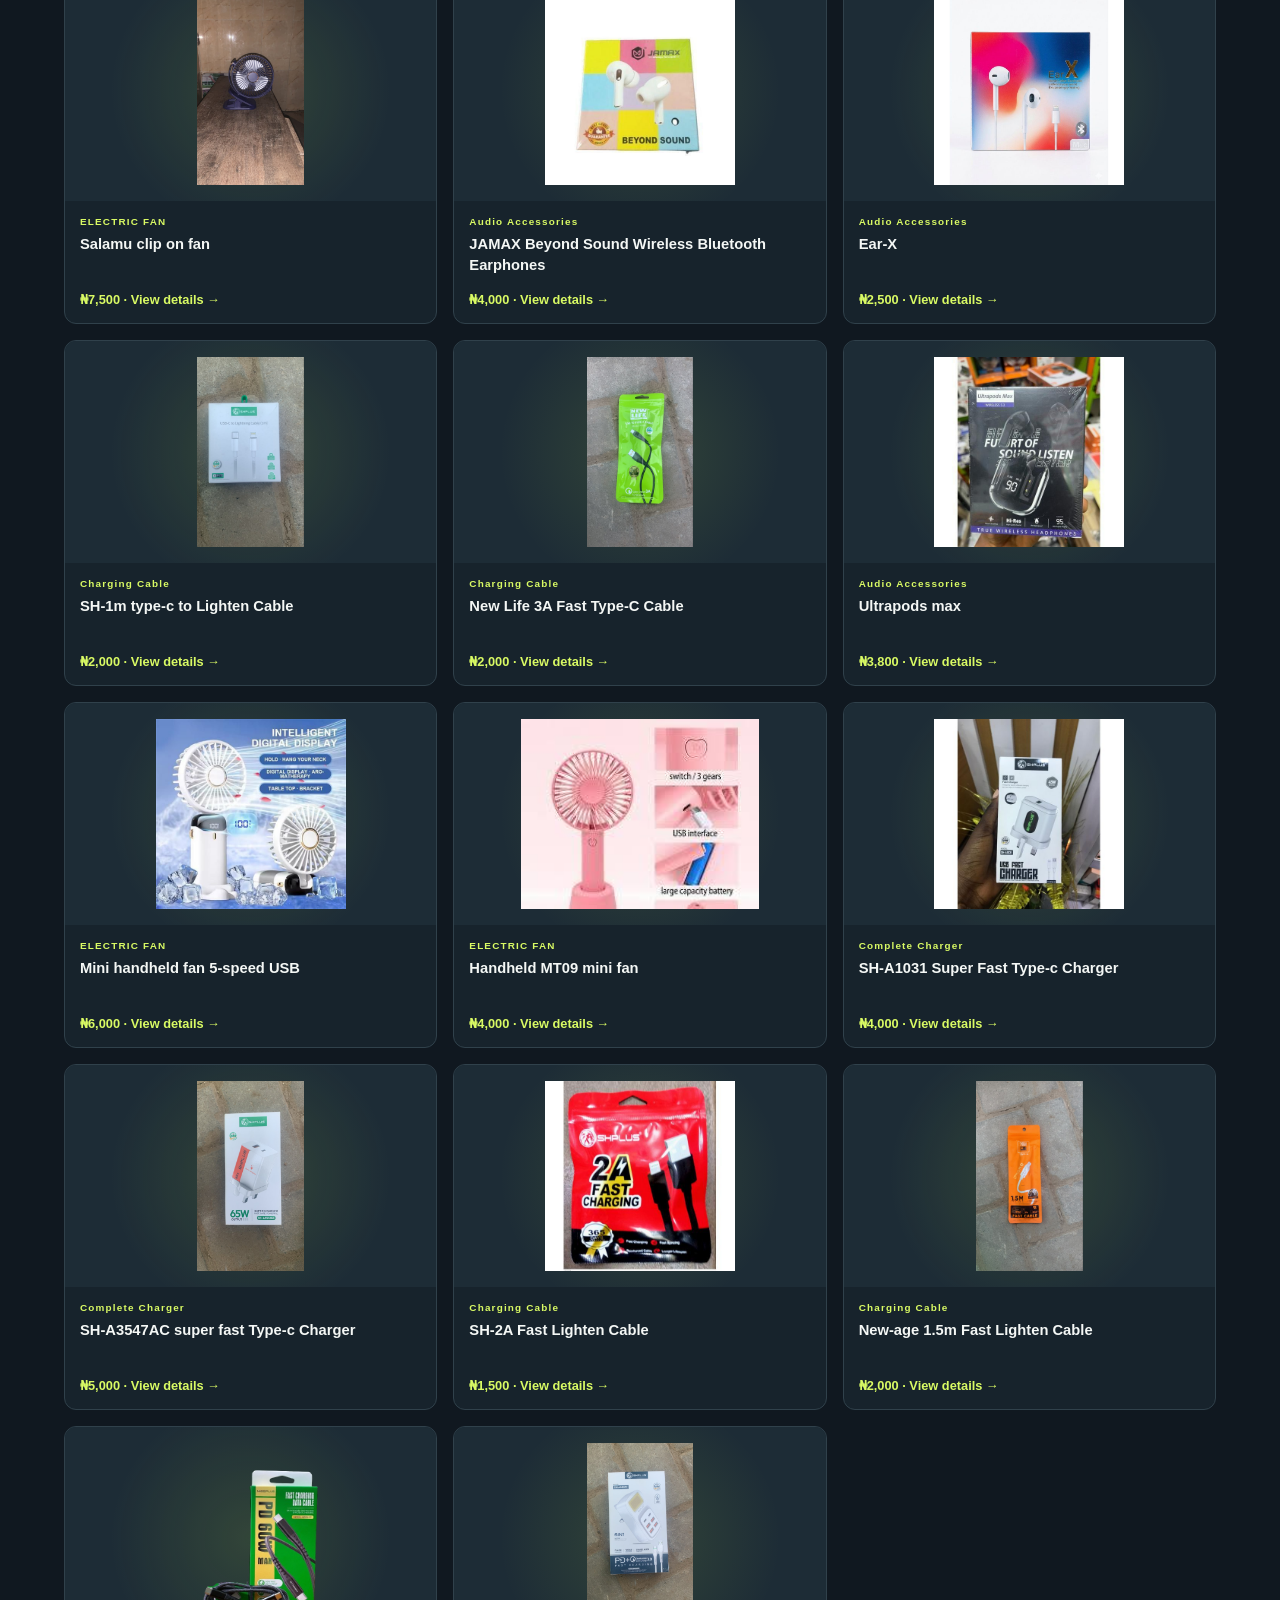
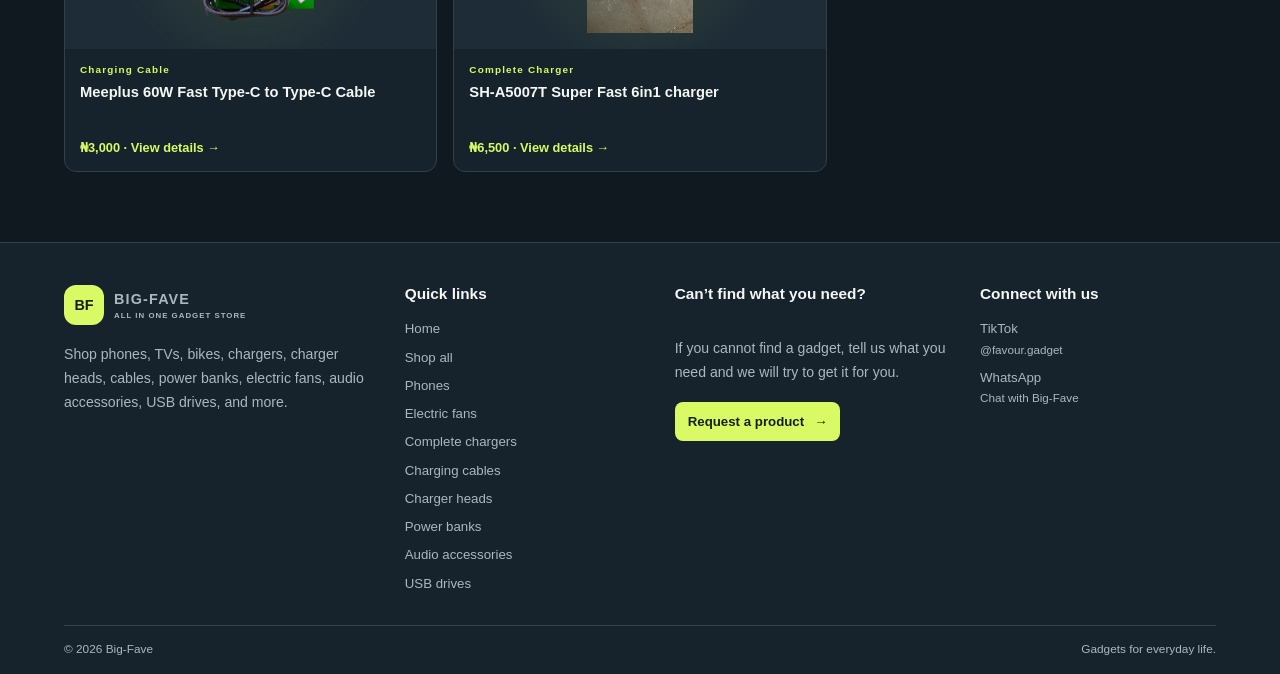
<file: shop.html>
<!DOCTYPE html>
<html lang="en">
<head>
  <meta charset="UTF-8">
  <meta name="viewport" content="width=device-width, initial-scale=1.0">
  <title>All Products | Big-Fave</title>
  <link rel="stylesheet" href="style.css">
   <link rel="stylesheet" href="https://cloudflare.com">
</head>
<body>
  <header class="site-header">
    <a class="brand" href="index.html" aria-label="Big-Fave home">
      <span class="brand-mark">BF</span>
      <span class="brand-name">BIG-FAVE<small>ALL IN ONE GADGET STORE</small></span>
    </a>

    <nav class="main-nav" aria-label="Main navigation">
      <a href="index.html" aria-current="page">Home</a>
      <a href="shop.html" aria-current="page">Shop</a>
      <a href="electric-fan.html" aria-current="page">Electric fans</a>
       <a href="earphones.html" aria-current="page">Audio Accessories</a>
       <a href="completecharger.html" aria-current="page">Complete charger</a>
       <a href="cable.html" aria-current="page">Charging Cables</a>
    </nav>

    <div class="header-actions">
      <button class="theme-toggle" id="themeToggle" type="button" aria-label="Switch to bright mode">
        ☀️ <span>Bright mode</span>
      </button>
      <a class="cart-link" href="cart.html">Cart <span id="cartCount">0</span></a>
    </div>
  </header>

  <main>
    <section class="home-categories fan-category">
      <p class="eyebrow">BIG-FAVE COLLECTION</p>
      <h1>Shop</h1>
      <p>Find the gadgets you desire</p>

      <div class="product-grid">
        <a class="home-product-card" href="product.html?id=charger5">
          <span class="home-product-picture">
            <img src="car1.jpeg" alt="Cooler Star DUDU high speed fan">
          </span>
          <span class="home-product-category">Complete Charger</span>
          <strong>SH Fast car Charger</strong>
          <span class="home-product-price">₦3000 · View details →</span>
        </a>
  <a class="home-product-card" href="product.html?id=fan6">
          <span class="home-product-picture">
            <img src="iwis1-removebg-preview.png" alt="Salamu clip on fan">
          </span>
          <span class="home-product-category">ELECTRIC FAN</span>
          <strong>Iwin Eco E Rechargeable Desktop Fan</strong>
          <span class="home-product-price">₦8,000 · View details →</span>
        </a>
<a class="home-product-card" href="product.html?id=bank1">
          <span class="home-product-picture">
            <img src="zhy1-removebg-preview.png" alt="Cooler Star DUDU high speed fan">
          </span>
          <span class="home-product-category">Power Bank</span>
          <strong>ZHY 22.5W 20000mAh Fast Charging Power Bank </strong>
          <span class="home-product-price">₦18,500 · View details →</span>
        </a>

        <a class="home-product-card" href="product.html?id=bank2">
          <span class="home-product-picture">
            <img src="frankp.jpg" alt="Cooler Star DUDU high speed fan">
          </span>
          <span class="home-product-category">Power Bank</span>
          <strong>FrankDisk 22.5w 20000mAh Fast Charging Power Bank  </strong>
          <span class="home-product-price">₦16,500 · View details →</span>
        </a>
 <a class="home-product-card" href="product.html?id=bank3">
          <span class="home-product-picture">
            <img src="frank30.webp" alt="Cooler Star DUDU high speed fan">
          </span>
          <span class="home-product-category">Power Bank</span>
          <strong>FrankDisk 22.5w 30000mAh Fast Charging Power Bank  </strong>
          <span class="home-product-price">₦24,500 · View details →</span>
        </a>
        <a class="home-product-card" href="product.html?id=charger6">
          <span class="home-product-picture">
            <img src="ccar1.jpeg" alt="Cooler Star DUDU high speed fan">
          </span>
          <span class="home-product-category">Complete Charger</span>
          <strong>AAA Fast car Charger</strong>
          <span class="home-product-price">₦3,000 · View details →</span>
        </a>

        <a class="home-product-card" href="product.html?id=audio1">
          <span class="home-product-picture">
            <img src="high1-removebg-preview.png" alt="Cooler Star DUDU high speed fan">
          </span>
          <span class="home-product-category">Audio Accessories</span>
          <strong>2 in 1 high Definition earpods</strong>
          <span class="home-product-price">₦10,500 · View details →</span>
        </a>
 <a class="home-product-card" href="product.html?id=charger7">
          <span class="home-product-picture">
            <img src="45w.jpg" alt="Salamu clip on fan">
          </span>
          <span class="home-product-category">Complete Charger</span>
          <strong>WINS 45W Utral Speed Charger</strong>
          <span class="home-product-price">₦6,000 · View details →</span>
        </a>
        <a class="home-product-card" href="product.html?id=audio2">
          <span class="home-product-picture">
            <img src="jamax1.jpg" alt="Mini handheld fan">
          </span>
          <span class="home-product-category">Audio Accessories</span>
          <strong>Jamax sport Earpods</strong>
          <span class="home-product-price">₦6,500 · View details →</span>
        </a>
         <a class="home-product-card" href="product.html?id=bank5">
          <span class="home-product-picture">
            <img src="poga65.png" alt="Cooler Star DUDU high speed fan">
          </span>
          <span class="home-product-category">Power Bank</span>
          <strong>Poga (65000mAh) Powerbank  </strong>
          <span class="home-product-price">₦50,900 · View details →</span>
        </a>
         <a class="home-product-card" href="product.html?id=bank6">
          <span class="home-product-picture">
            <img src="yotta.jpg" alt="Cooler Star DUDU high speed fan">
          </span>
          <span class="home-product-category">Power Bank</span>
          <strong>Yotta10 10,000mAh Powerbank  </strong>
          <span class="home-product-price">₦11,500 · View details →</span>
        </a>
          <a class="home-product-card" href="product.html?id=fan7">
          <span class="home-product-picture">
            <img src="dudub1-removebg-preview.png" alt="Salamu clip on fan">
          </span>
          <span class="home-product-category">ELECTRIC FAN</span>
          <strong>The DUDU Mini Fan</strong>
          <span class="home-product-price">₦11,000 · View details →</span>
        </a>
      <a class="home-product-card" href="product.html?id=fan8">
          <span class="home-product-picture">
            <img src="china-removebg-preview.png" alt="Salamu clip on fan">
          </span>
          <span class="home-product-category">ELECTRIC FAN</span>
          <strong>Neck-Fan</strong>
          <span class="home-product-price">₦9,000 · View details →</span>
        </a>
          <a class="home-product-card" href="product.html?id=fan9">
          <span class="home-product-picture">
            <img src="salamu-solar-removebg-preview.png" alt="Salamu clip on fan">
          </span>
          <span class="home-product-category">ELECTRIC FAN</span>
          <strong>salamu f-32 Solar Fan</strong>
          <span class="home-product-price">₦32,000 · View details →</span>
        </a>
         <a class="home-product-card" href="product.html?id=cable7">
          <span class="home-product-picture">
            <img src="blus65-removebg-preview.png" alt="Cooler Star DUDU high speed fan">
          </span>
          <span class="home-product-category">Charging Cable</span>
          <strong> BLUSMART 65W Type-C to Lightning  Cable</strong>
          <span class="home-product-price">₦3,500 · View details →</span>
        </a>
     <a class="home-product-card" href="product.html?id=cable8">
          <span class="home-product-picture">
            <img src="shplusiosw.jpg" alt="Cooler Star DUDU high speed fan">
          </span>
          <span class="home-product-category">Charging Cable</span>
          <strong> Shplus Iphone Cable B036 </strong>
          <span class="home-product-price">₦1,500 · View details →</span>
        </a>

          <a class="home-product-card" href="product.html?id=cable9">
          <span class="home-product-picture">
            <img src="newlife1.jpeg" alt="Cooler Star DUDU high speed fan">
          </span>
          <span class="home-product-category">Charging Cable</span>
          <strong>  New Life NA-71 Lightning Cable </strong>
          <span class="home-product-price">₦1,500 · View details →</span>
        </a>

 <a class="home-product-card" href="product.html?id=charger1">
          <span class="home-product-picture">
            <img src="SH1.jpg" alt="Cooler Star DUDU high speed fan">
          </span>
          <span class="home-product-category">Audio Accessories</span>
          <strong>SH-A3536T Super Fast Fast Type-c Charger</strong>
          <span class="home-product-price">₦5,000 · View details →</span>
        </a>

    <a class="home-product-card" href="product.html?id=fan1">
          <span class="home-product-picture">
            <img src="fanc2-removebg-preview.png" alt="Cooler Star DUDU high speed fan">
          </span>
          <span class="home-product-category">ELECTRIC FAN</span>
          <strong>Cooler Star High Spped Electric fan — DUDU</strong>
          <span class="home-product-price">₦9,000 · View details →</span>
        </a>
<a class="home-product-card" href="product.html?id=audio9">
          <span class="home-product-picture">
            <img src="jamax-removebg-preview.png" alt="Salamu clip on fan">
          </span>
          <span class="home-product-category">Audio Accessories</span>
          <strong>Jamax MaxBuds16 BETTER LISTENING</strong>
          <span class="home-product-price">₦6,500 · View details →</span>
        </a>
        
         <a class="home-product-card" href="product.html?id=audio8">
          <span class="home-product-picture">
            <img src="mg-28-removebg-preview.png" alt="Salamu clip on fan">
          </span>
          <span class="home-product-category">Audio Accessories</span>
          <strong>Itel MG-S28</strong>
          <span class="home-product-price">₦6,500 · View details →</span>
        </a>
         <a class="home-product-card" href="product.html?id=adapter1">
          <span class="home-product-picture">
            <img src="adapter1-removebg-preview.png" alt="Cooler Star DUDU high speed fan">
          </span>
          <span class="home-product-category">Adapter</span>
          <strong>iPhone 17 Pro Max 35W Power Adapter</strong>
          <span class="home-product-price">₦5,000 · View details →</span>
        </a>
        <a class="home-product-card" href="product.html?id=audio3">
          <span class="home-product-picture">
            <img src="supper3.jfif" alt="Salamu clip on fan">
          </span>
          <span class="home-product-category">Audio Accessories</span>
          <strong>JBL Super Bass 112</strong>
          <span class="home-product-price">₦6,000 · View details →</span>
        </a>

                <a class="home-product-card" href="product.html?id=fan2">
          <span class="home-product-picture">
            <img src="minif-removebg-preview.png" alt="Mini handheld fan">
          </span>
          <span class="home-product-category">ELECTRIC FAN</span>
          <strong>Mini Handheld Fan</strong>
          <span class="home-product-price">₦6,000 · View details →</span>
        </a>

        <a class="home-product-card" href="product.html?id=fan3">
          <span class="home-product-picture">
            <img src="salamu2.jpeg" alt="Salamu clip on fan">
          </span>
          <span class="home-product-category">ELECTRIC FAN</span>
          <strong>Salamu clip on fan</strong>
          <span class="home-product-price">₦7,500 · View details →</span>
        </a>

         <a class="home-product-card" href="product.html?id=audio5">
          <span class="home-product-picture">
            <img src="beyond1.jpg" alt="Salamu clip on fan">
          </span>
          <span class="home-product-category">Audio Accessories</span>
          <strong>JAMAX Beyond Sound Wireless Bluetooth Earphones</strong>
          <span class="home-product-price">₦4,000 · View details →</span>
        </a>

         <a class="home-product-card" href="product.html?id=audio6">
          <span class="home-product-picture">
            <img src="ear-x.jpg" alt="Salamu clip on fan">
          </span>
          <span class="home-product-category">Audio Accessories</span>
          <strong>Ear-X</strong>
          <span class="home-product-price">₦2,500 · View details →</span>
        </a>
        
        <a class="home-product-card" href="product.html?id=cable3">
          <span class="home-product-picture">
            <img src="shplust-i.jpeg" alt="Cooler Star DUDU high speed fan">
          </span>
          <span class="home-product-category">Charging Cable</span>
          <strong>SH-1m type-c to Lighten Cable</strong>
          <span class="home-product-price">₦2,000 · View details →</span>
        </a>
           <a class="home-product-card" href="product.html?id=cable4">
          <span class="home-product-picture">
            <img src="newlifec.jpeg" alt="Cooler Star DUDU high speed fan">
          </span>
          <span class="home-product-category">Charging Cable</span>
          <strong> New Life 3A Fast Type-C Cable </strong>
          <span class="home-product-price">₦2,000 · View details →</span>
        </a>
         <a class="home-product-card" href="product.html?id=audio4">
          <span class="home-product-picture">
            <img src="ultra1.jpg" alt="Salamu clip on fan">
          </span>
          <span class="home-product-category">Audio Accessories</span>
          <strong>Ultrapods max</strong>
          <span class="home-product-price">₦3,800 · View details →</span>
        </a>
        
         <a class="home-product-card" href="product.html?id=fan4">
          <span class="home-product-picture">
            <img src="fivespeed.jpg" alt="Salamu clip on fan">
          </span>
          <span class="home-product-category">ELECTRIC FAN</span>
          <strong>Mini handheld fan 5-speed USB</strong>
          <span class="home-product-price">₦6,000 · View details →</span>
        </a>

         <a class="home-product-card" href="product.html?id=fan5">
          <span class="home-product-picture">
            <img src="love1.jfif" alt="Salamu clip on fan">
          </span>
          <span class="home-product-category">ELECTRIC FAN</span>
          <strong>Handheld MT09 mini fan</strong>
          <span class="home-product-price">₦4,000 · View details →</span>
        </a>

       <a class="home-product-card" href="product.html?id=charger2">
          <span class="home-product-picture">
            <img src="shplu452.jpg" alt="Mini handheld fan">
          </span>
          <span class="home-product-category">Complete Charger</span>
          <strong>SH-A1031 Super Fast Type-c Charger</strong>
          <span class="home-product-price">₦4,000 · View details →</span>
        </a>

        <a class="home-product-card" href="product.html?id=charger3">
          <span class="home-product-picture">
            <img src="Sh-A3547AC.jpeg" alt="Salamu clip on fan">
          </span>
          <span class="home-product-category">Complete Charger</span>
          <strong>SH-A3547AC super fast Type-c Charger</strong>
          <span class="home-product-price">₦5,000 · View details →</span>
        </a>
<a class="home-product-card" href="product.html?id=cable1">
          <span class="home-product-picture">
            <img src="shplus iphone.jpg" alt="Cooler Star DUDU high speed fan">
          </span>
          <span class="home-product-category">Charging Cable</span>
          <strong>SH-2A Fast Lighten Cable</strong>
          <span class="home-product-price">₦1,500 · View details →</span>
        </a>
        <a class="home-product-card" href="product.html?id=cable2">
          <span class="home-product-picture">
            <img src="New-age1.5m.jpeg" alt="Cooler Star DUDU high speed fan">
          </span>
          <span class="home-product-category">Charging Cable</span>
          <strong>New-age 1.5m Fast Lighten Cable</strong>
          <span class="home-product-price">₦2,000 · View details →</span>
        </a>
         <a class="home-product-card" href="product.html?id=cable5">
          <span class="home-product-picture">
            <img src="meeplus-removebg-preview.png" alt="Cooler Star DUDU high speed fan">
          </span>
          <span class="home-product-category">Charging Cable</span>
          <strong>Meeplus 60W Fast Type-C to Type-C Cable </strong>
          <span class="home-product-price">₦3,000 · View details →</span>
        </a>
                 <a class="home-product-card" href="product.html?id=charger4">
          <span class="home-product-picture">
            <img src="SH-A5007T.jpeg" alt="Salamu clip on fan">
          </span>
          <span class="home-product-category">Complete Charger</span>
          <strong>SH-A5007T Super Fast 6in1 charger</strong>
          <span class="home-product-price">₦6,500 · View details →</span>
        </a>

      </div>
    </section>
  </main>

  <footer class="site-footer site-footer-redesigned">
  <div class="footer-main">
    <div class="footer-about">
      <a class="brand" href="index.html" aria-label="Big-Fave home">
        <span class="brand-mark">BF</span>
        <span class="brand-name">BIG-FAVE<small>ALL IN ONE GADGET STORE</small></span>
      </a>
      <p>Shop phones, TVs, bikes, chargers, charger heads, cables, power banks, electric fans, audio accessories, USB drives, and more.</p>
    </div>

    <div class="footer-column">
      <h2>Quick links</h2>
      <a href="index.html">Home</a>
      <a href="shop.html">Shop all</a>
      <a href="phone.html">Phones</a>
      <a href="electric-fan.html">Electric fans</a>
      <a href="completecharger.html">Complete chargers</a>
      <a href="cable.html">Charging cables</a>
      <a href="chargerhead.html">Charger heads</a>
      <a href="powerbank.html">Power banks</a>
      <a href="earphones.html">Audio accessories</a>
      <a href="Storagedevice.html">USB drives</a>
    </div>

    <div class="footer-column footer-request">
      <h2>Can’t find what you need?</h2>
      <p>If you cannot find a gadget, tell us what you need and we will try to get it for you.</p>
      <a class="footer-cta" href="contact.html">Request a product <span aria-hidden="true">→</span></a>
    </div>

    <div class="footer-column footer-social">
      <h2>Connect with us</h2>
      <a href="https://www.tiktok.com/@favour.gadget" target="_blank" rel="noopener noreferrer">TikTok <span>@favour.gadget</span></a>
      <a href="https://wa.me/2347069214732" target="_blank" rel="noopener noreferrer">WhatsApp <span>Chat with Big-Fave</span></a>
    </div>
  </div>

  <div class="footer-bottom">
    <small>© <span id="year"></span> Big-Fave</small>
    <small>Gadgets for everyday life.</small>
  </div>
</footer>

  <script src="app.js"></script>
</body>
</html>
</file>
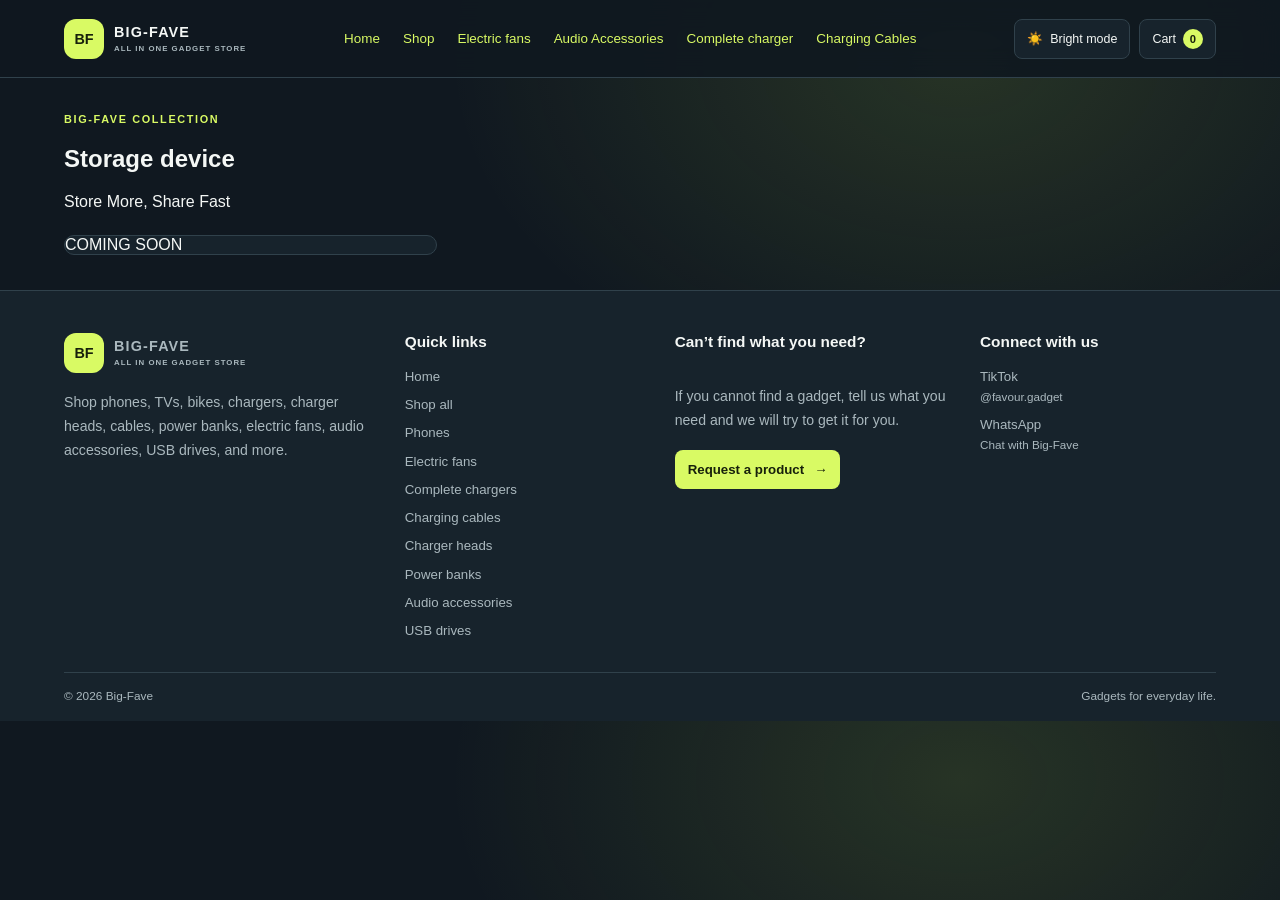
<file: Storagedevice.html>
<!DOCTYPE html>
<html lang="en">
<head>
  <meta charset="UTF-8">
  <meta name="viewport" content="width=device-width, initial-scale=1.0">
  <title>Storage device | Big-Fave</title>
  <link rel="stylesheet" href="style.css">
</head>
<body>
  <header class="site-header">
    <a class="brand" href="index.html" aria-label="Big-Fave home">
      <span class="brand-mark">BF</span>
      <span class="brand-name">BIG-FAVE<small>ALL IN ONE GADGET STORE</small></span>
    </a>

    <nav class="main-nav" aria-label="Main navigation">
        <a href="index.html" aria-current="page">Home</a>
      <a href="shop.html" aria-current="page">Shop</a>
      <a href="electric-fan.html" aria-current="page">Electric fans</a>
       <a href="earphones.html" aria-current="page">Audio Accessories</a>
       <a href="completecharger.html" aria-current="page">Complete charger</a>
       <a href="cable.html" aria-current="page">Charging Cables</a>
    </nav>

    <div class="header-actions">
      <button class="theme-toggle" id="themeToggle" type="button" aria-label="Switch to bright mode">
        ☀️ <span>Bright mode</span>
      </button>
      <a class="cart-link" href="cart.html">Cart <span id="cartCount">0</span></a>
    </div>
  </header>

  <main>
    <section class="home-categories complete charger-category">
      <p class="eyebrow">BIG-FAVE COLLECTION</p>
      <h1>Storage device</h1>
      <p>Store More, Share Fast </p>

      <div class="product-grid">
 
 <a class="home-product-card" href="#">
          COMING SOON
        </a>
      </div>
    </section>
  </main>

  <footer class="site-footer site-footer-redesigned">
  <div class="footer-main">
    <div class="footer-about">
      <a class="brand" href="index.html" aria-label="Big-Fave home">
        <span class="brand-mark">BF</span>
        <span class="brand-name">BIG-FAVE<small>ALL IN ONE GADGET STORE</small></span>
      </a>
      <p>Shop phones, TVs, bikes, chargers, charger heads, cables, power banks, electric fans, audio accessories, USB drives, and more.</p>
    </div>

    <div class="footer-column">
      <h2>Quick links</h2>
      <a href="index.html">Home</a>
      <a href="shop.html">Shop all</a>
      <a href="phone.html">Phones</a>
      <a href="electric-fan.html">Electric fans</a>
      <a href="completecharger.html">Complete chargers</a>
      <a href="cable.html">Charging cables</a>
      <a href="chargerhead.html">Charger heads</a>
      <a href="powerbank.html">Power banks</a>
      <a href="earphones.html">Audio accessories</a>
      <a href="Storagedevice.html">USB drives</a>
    </div>

    <div class="footer-column footer-request">
      <h2>Can’t find what you need?</h2>
      <p>If you cannot find a gadget, tell us what you need and we will try to get it for you.</p>
      <a class="footer-cta" href="contact.html">Request a product <span aria-hidden="true">→</span></a>
    </div>

    <div class="footer-column footer-social">
      <h2>Connect with us</h2>
      <a href="https://www.tiktok.com/@favour.gadget" target="_blank" rel="noopener noreferrer">TikTok <span>@favour.gadget</span></a>
      <a href="https://wa.me/2347069214732" target="_blank" rel="noopener noreferrer">WhatsApp <span>Chat with Big-Fave</span></a>
    </div>
  </div>

  <div class="footer-bottom">
    <small>© <span id="year"></span> Big-Fave</small>
    <small>Gadgets for everyday life.</small>
  </div>
</footer>

  <script src="app.js"></script>
</body>
</html>
</file>
<file: style.css>
:root {
  color-scheme: dark;
  --page: #101820;
  --surface: #17232c;
  --surface-raised: #1d2c36;
  --text: #f4f7f5;
  --muted: #aab8be;
  --line: #30414b;
  --accent: #d9fa64;
  --accent-text: #17200b;
  --hero-glow: #c6f34b20;
}

* {
  box-sizing: border-box;
}

html {
  scroll-behavior: smooth;
}

body {
  min-width: 320px;
  margin: 0;
  background:
    radial-gradient(ellipse at 75% 8%, var(--hero-glow), transparent 32rem),
    var(--page);
  color: var(--text);
  font-family: Arial, Helvetica, sans-serif;
}

a {
  color: inherit;
}

.site-header {
  position: sticky;
  z-index: 5;
  top: 0;
  display: flex;
  min-height: 78px;
  align-items: center;
  justify-content: space-between;
  gap: 24px;
  padding: 12px 5%;
  border-bottom: 1px solid var(--line);
  background: color-mix(in srgb, var(--page) 92%, transparent);
  backdrop-filter: blur(14px);
}

.brand {
  display: inline-flex;
  flex: 0 0 auto;
  align-items: center;
  gap: 10px;
  text-decoration: none;
}

.brand-mark {
  display: grid;
  width: 40px;
  height: 40px;
  place-items: center;
  border-radius: 12px;
  background: var(--accent);
  color: var(--accent-text);
  font-size: 0.9rem;
  font-weight: 900;
}

.brand-name {
  display: flex;
  flex-direction: column;
  gap: 4px;
  font-size: 0.9rem;
  font-weight: 900;
  letter-spacing: 0.08em;
}

.brand-name small {
  color: var(--muted);
  font-size: 0.49rem;
  font-weight: 700;
  letter-spacing: 0.13em;
}

.main-nav {
  display: flex;
  align-items: center;
  justify-content: center;
  gap: clamp(12px, 1.8vw, 24px);
}

.main-nav a,
.plain-link {
  color: var(--muted);
  font-size: 0.84rem;
  text-decoration: none;
}

.main-nav a:hover,
.main-nav a[aria-current="page"],
.plain-link:hover {
  color: var(--accent);
}

.header-actions {
  display: flex;
  flex: 0 0 auto;
  align-items: center;
  gap: 9px;
}

.theme-toggle,
.cart-link {
  display: inline-flex;
  min-height: 40px;
  align-items: center;
  justify-content: center;
  gap: 7px;
  padding: 0 12px;
  border: 1px solid var(--line);
  border-radius: 8px;
  background: var(--surface);
  color: var(--text);
  font: inherit;
  font-size: 0.78rem;
  text-decoration: none;
}

.theme-toggle {
  cursor: pointer;
}

#cartCount {
  display: grid;
  min-width: 20px;
  height: 20px;
  place-items: center;
  padding: 0 5px;
  border-radius: 99px;
  background: var(--accent);
  color: var(--accent-text);
  font-size: 0.7rem;
  font-weight: 800;
}

main {
  width: min(1160px, 90%);
  margin: 0 auto;
}

.home-hero {
  display: grid;
  min-height: 550px;
  grid-template-columns: 1fr 0.9fr;
  align-items: center;
  gap: 50px;
  padding: 55px 0 65px;
}

.eyebrow {
  margin: 0 0 13px;
  color: var(--accent);
  font-size: 0.68rem;
  font-weight: 800;
  letter-spacing: 0.15em;
}

.hero-copy h1 {
  margin: 0;
  font-size: clamp(3.5rem, 7.5vw, 6.4rem);
  line-height: 0.94;
  letter-spacing: -0.075em;
}

.hero-copy h1 span {
  color: var(--accent);
}

.hero-description {
  max-width: 480px;
  margin: 23px 0 0;
  color: var(--muted);
  font-size: 1.02rem;
  line-height: 1.75;
}

.hero-buttons {
  display: flex;
  flex-wrap: wrap;
  gap: 11px;
  margin-top: 27px;
}

.button {
  display: inline-flex;
  min-height: 46px;
  align-items: center;
  justify-content: center;
  gap: 14px;
  padding: 0 16px;
  border: 1px solid transparent;
  border-radius: 8px;
  font-size: 0.84rem;
  font-weight: 800;
  text-decoration: none;
}

.button-primary {
  background: var(--accent);
  color: var(--accent-text);
}

.button-primary:hover {
  filter: brightness(1.08);
}

.button-secondary {
  border-color: var(--line);
  background: var(--surface);
}

.button-secondary:hover {
  border-color: var(--accent);
}

.hero-small-note {
  margin: 20px 0 0;
  color: var(--muted);
  font-size: 0.76rem;
}

.hero-art {
  position: relative;
  display: grid;
  min-height: 380px;
  place-items: center;
  overflow: hidden;
  border: 1px solid var(--line);
  border-radius: 24px;
  background:
    linear-gradient(135deg, var(--surface-raised), var(--surface) 65%),
    var(--surface);
}

.hero-art::before,
.hero-art::after {
  position: absolute;
  width: 330px;
  height: 180px;
  border: 1px solid color-mix(in srgb, var(--accent) 24%, transparent);
  border-radius: 50%;
  content: "";
  transform: rotate(-28deg);
}

.hero-art::after {
  width: 430px;
  height: 235px;
  transform: rotate(32deg);
}

.hero-art-glow {
  position: absolute;
  width: 220px;
  height: 220px;
  border-radius: 50%;
  background: var(--hero-glow);
  filter: blur(35px);
}

.hero-tile {
  position: absolute;
  z-index: 1;
  display: flex;
  width: 112px;
  height: 96px;
  flex-direction: column;
  align-items: center;
  justify-content: center;
  gap: 6px;
  border: 1px solid var(--line);
  border-radius: 15px;
  background: var(--page);
  box-shadow: 0 16px 32px #0003;
}

.hero-tile span {
  font-size: 2rem;
}

.hero-tile small {
  color: var(--muted);
  font-size: 0.55rem;
  font-weight: 800;
  letter-spacing: 0.1em;
}

.tile-phone {
  top: 48px;
  left: 40px;
  transform: rotate(-8deg);
}

.tile-tv {
  top: 42px;
  right: 38px;
  transform: rotate(7deg);
}

.tile-bike {
  right: 45px;
  bottom: 45px;
  transform: rotate(-6deg);
}

.tile-audio {
  bottom: 38px;
  left: 42px;
  transform: rotate(7deg);
}

.hero-art-label {
  position: relative;
  z-index: 1;
  color: var(--text);
  font-size: 1.4rem;
  font-weight: 900;
  letter-spacing: 0.12em;
}

.hero-art-label b {
  color: var(--accent);
}

.home-categories,
.home-products {
  padding: 35px 0;
}

.section-title {
  display: flex;
  align-items: end;
  justify-content: space-between;
  gap: 20px;
  margin-bottom: 20px;
}

.section-title .eyebrow {
  margin-bottom: 7px;
}

.section-title h2,
.request-strip h2 {
  margin: 0;
  font-size: clamp(1.7rem, 4vw, 2.25rem);
  letter-spacing: -0.05em;
}

.category-list {
  display: grid;
  grid-template-columns: repeat(4, 1fr);
  gap: 12px;
}

.category-link {
  display: flex;
  min-height: 78px;
  align-items: center;
  gap: 13px;
  padding: 15px;
  border: 1px solid var(--line);
  border-radius: 11px;
  background: var(--surface);
  text-decoration: none;
  transition: border-color 0.2s, transform 0.2s;
}

.category-link:hover {
  transform: translateY(-3px);
  border-color: var(--accent);
}

.category-link > span {
  font-size: 1.7rem;
}

.category-link b {
  font-size: 0.9rem;
}

.category-link i {
  margin-left: auto;
  color: var(--accent);
  font-size: 1.1rem;
  font-style: normal;
}

.section-note {
  margin: 0;
  padding: 24px;
  border: 1px dashed var(--line);
  border-radius: 12px;
  color: var(--muted);
  line-height: 1.6;
}

.request-strip {
  display: flex;
  align-items: center;
  justify-content: space-between;
  gap: 20px;
  margin: 35px 0 65px;
  padding: 28px;
  border: 1px solid color-mix(in srgb, var(--accent) 35%, var(--line));
  border-radius: 14px;
  background: linear-gradient(110deg, var(--surface-raised), var(--surface));
}

.request-strip .eyebrow {
  margin-bottom: 8px;
}

.site-footer {
  display: flex;
  align-items: center;
  justify-content: space-between;
  gap: 18px;
  padding: 22px 5%;
  border-top: 1px solid var(--line);
  color: var(--muted);
}

.site-footer p {
  margin: 0;
  font-size: 0.82rem;
}

.site-footer > small {
  font-size: 0.75rem;
}

body[data-theme="light"] {
  color-scheme: light;
  --page: #f4f6f3;
  --surface: #ffffff;
  --surface-raised: #e9eee8;
  --text: #17211d;
  --muted: #65716b;
  --line: #d7dfd8;
  --accent: #718d16;
  --accent-text: #ffffff;
  --hero-glow: #91b93425;
}

@media (max-width: 1000px) {
  .site-header {
    flex-wrap: wrap;
  }

  .main-nav {
    order: 3;
    width: 100%;
    justify-content: flex-start;
    flex-wrap: wrap;
  }

  .home-hero {
    gap: 25px;
  }
}

@media (max-width: 700px) {
  main {
    width: min(100% - 32px, 540px);
  }

  .site-header {
    padding: 12px 16px;
  }

  .theme-toggle span {
    display: none;
  }

  .home-hero {
    grid-template-columns: 1fr;
    padding-top: 42px;
  }

  .hero-copy h1 {
    font-size: clamp(3.5rem, 16vw, 5.5rem);
  }

  .hero-art {
    min-height: 320px;
  }

  .category-list {
    grid-template-columns: repeat(2, 1fr);
  }

  .section-title {
    align-items: flex-start;
    flex-direction: column;
  }

  .request-strip,
  .site-footer {
    align-items: flex-start;
    flex-direction: column;
  }
}

@media (max-width: 420px) {
  .category-list {
    grid-template-columns: 1fr;
  }

  .hero-tile {
    width: 88px;
    height: 82px;
  }

  .tile-phone,
  .tile-audio {
    left: 15px;
  }

  .tile-tv,
  .tile-bike {
    right: 15px;
  }
}
.slider-actions {
  display: flex;
  align-items: center;
  gap: 10px;
}

.slider-button {
  display: grid;
  width: 38px;
  height: 38px;
  place-items: center;
  border: 1px solid var(--line);
  border-radius: 50%;
  background: var(--surface);
  color: var(--text);
  font-size: 1.1rem;
  cursor: pointer;
}

.slider-button:hover {
  border-color: var(--accent);
  color: var(--accent);
}

.product-slider {
  display: grid;
  grid-auto-columns: calc((100% - 42px) / 4);
  grid-auto-flow: column;
  gap: 14px;
  overflow-x: auto;
  padding: 3px 2px 14px;
  scroll-behavior: smooth;
  scroll-snap-type: x mandatory;
  scrollbar-color: var(--accent) var(--surface);
  scrollbar-width: thin;
}

.home-product-card {
  display: flex;
  min-width: 0;
  flex-direction: column;
  overflow: hidden;
  border: 1px solid var(--line);
  border-radius: 12px;
  background: var(--surface);
  text-decoration: none;
  scroll-snap-align: start;
}

.home-product-picture {
  display: grid;
  min-height: 165px;
  place-items: center;
  background:
    radial-gradient(circle at center, var(--hero-glow), transparent 65%),
    var(--surface-raised);
  font-size: 4rem;
}

.home-product-category {
  margin: 15px 15px 7px;
  color: var(--accent);
  font-size: 0.62rem;
  font-weight: 800;
  letter-spacing: 0.12em;
}

.home-product-card strong {
  min-height: 42px;
  margin: 0 15px;
  font-size: 0.92rem;
}

.home-product-price {
  margin: 10px 15px 16px;
  color: var(--muted);
  font-size: 0.8rem;
}

.home-product-card:hover {
  border-color: var(--accent);
}

@media (max-width: 850px) {
  .product-slider {
    grid-auto-columns: calc((100% - 28px) / 3);
  }
}

@media (max-width: 600px) {
  .slider-actions {
    flex-wrap: wrap;
  }

  .slider-actions .plain-link {
    margin-right: auto;
  }

  .product-slider {
    grid-auto-columns: 72%;
  }
}

.product-page {
  padding-top: 30px;
  padding-bottom: 70px;
}

.back-link {
  display: inline-block;
  margin: 8px 0 24px;
}

.product-preview {
  display: grid;
  grid-template-columns: 1fr 0.9fr;
  gap: 48px;
  align-items: start;
}

.preview-main-image {
  display: grid;
  min-height: 430px;
  place-items: center;
  overflow: hidden;
  border: 1px solid var(--line);
  border-radius: 16px;
  background: var(--surface);
}

.preview-main-image img {
  width: 100%;
  height: 430px;
  object-fit: contain;
}

.preview-thumbnails {
  display: flex;
  gap: 12px;
  margin-top: 12px;
}

.thumbnail {
  width: 82px;
  height: 82px;
  padding: 4px;
  overflow: hidden;
  border: 1px solid var(--line);
  border-radius: 9px;
  background: var(--surface);
  cursor: pointer;
}

.thumbnail.active,
.thumbnail:hover {
  border-color: var(--accent);
}

.thumbnail img {
  width: 100%;
  height: 100%;
  object-fit: contain;
}

.preview-details {
  padding-top: 12px;
}

.preview-details h1 {
  margin: 0;
  font-size: clamp(2rem, 5vw, 3rem);
  letter-spacing: -0.05em;
}

.preview-price {
  margin: 16px 0;
  color: var(--accent);
  font-size: 1.4rem;
  font-weight: 800;
}

.preview-description {
  color: var(--muted);
  line-height: 1.7;
}

.option-label {
  display: block;
  margin: 22px 0 8px;
  font-size: 0.85rem;
  font-weight: 700;
}

.preview-details select,
.quantity-control {
  min-height: 44px;
  border: 1px solid var(--line);
  border-radius: 8px;
  background: var(--surface);
  color: var(--text);
}

.preview-details select {
  width: 100%;
  padding: 0 12px;
  font: inherit;
}

.quantity-control {
  display: inline-flex;
  align-items: center;
  overflow: hidden;
}

.quantity-control button {
  width: 44px;
  height: 42px;
  border: 0;
  background: transparent;
  color: var(--text);
  font-size: 1.2rem;
  cursor: pointer;
}

.quantity-control input {
  width: 56px;
  height: 42px;
  border: 0;
  border-right: 1px solid var(--line);
  border-left: 1px solid var(--line);
  outline: 0;
  background: transparent;
  color: var(--text);
  font: inherit;
  text-align: center;
}


.add-preview-to-cart {
  width: 100%;
  margin-top: 24px;
  cursor: pointer;
}

.cart-message {
  min-height: 1.4em;
  color: var(--accent);
  font-size: 0.85rem;
}

@media (max-width: 750px) {
  .product-preview {
    grid-template-columns: 1fr;
    gap: 28px;
  }

  .preview-main-image,
  .preview-main-image img {
    min-height: 300px;
    height: 300px;
  }
}



/* MODAL POPUP OVERLAY */
.popup-overlay {
    position: fixed;
    inset: 0;
    background: rgba(0, 0, 0, 0.5);
    backdrop-filter: blur(8px);
    -webkit-backdrop-filter: blur(8px);

    display: flex;
    justify-content: center;
    align-items: center;

    padding: 20px;
    box-sizing: border-box;
    z-index: 99999;
}

/* POPUP BOX */
.popup-box {
background-image:url(welcome.jpeg);
background-repeat: no-repeat;
background-size:cover;
    color: #222;
    width: 900px;
    max-width: 900px;
    padding: 35px 25px;
    border-radius: 18px;
    text-align: center;
    position: relative;
    box-sizing: border-box;
    box-shadow: 0 15px 50px rgba(0, 0, 0, 0.25);
height:500px;
    animation: popupAppear 0.4s ease;
}

/* CLOSE BUTTON */
.close-btn {
    position: absolute;
    top: 10px;
    right: 15px;
    border: none;
    background: transparent;
    font-size: 28px;
    cursor: pointer;
    color: #333;
}

/* CONTINUE BUTTON */
#continueBtn {
    background: #2563eb;
    color: white;
    border: none;
    padding: 12px 28px;
    border-radius: 8px;
    cursor: pointer;
    font-size: 15px;
}

/* HOVER EFFECT */
#continueBtn:hover {
    background: #1d4ed8;
}

/* POPUP ANIMATION */
@keyframes popupAppear {
    from {
        opacity: 0;
        transform: translateY(20px) scale(0.95);
    }

    to {
        opacity: 1;
        transform: translateY(0) scale(1);
    }
}


/* Shared product grid for shop and category pages */
.product-grid {
  display: grid;
  grid-template-columns: repeat(3, minmax(0, 1fr));
  gap: 16px;
  margin-top: 24px;
}

.fan-category {
  padding-top: 48px;
  padding-bottom: 70px;
}

.fan-category h1 {
  margin: 0;
  font-size: clamp(2.2rem, 5vw, 3.5rem);
  letter-spacing: -0.05em;
}

.fan-category > p:not(.eyebrow) {
  color: var(--muted);
  line-height: 1.65;
}

.product-grid .home-product-picture {
  width: 100%;
  min-height: 220px;
  padding: 16px;
}

.product-grid .home-product-picture img {
  display: block;
  width: 100%;
  height: 190px;
  object-fit: contain;
}

.product-grid .home-product-card strong {
  min-height: 48px;
  line-height: 1.4;
}

.product-grid .home-product-price {
  color: var(--accent);
  font-weight: 800;
}

@media (max-width: 850px) {
  .product-grid {
    grid-template-columns: repeat(2, minmax(0, 1fr));
  }
}

@media (max-width: 560px) {
  .product-grid {
    grid-template-columns: 1fr;
  }
}
.product-slider {
  grid-template-columns: repeat(4, minmax(0, 1fr));
  grid-auto-flow: row;
  grid-auto-columns: auto;
  overflow: visible;
  scroll-snap-type: none;
}

@media (max-width: 850px) {
  .product-slider {
    grid-template-columns: repeat(2, minmax(0, 1fr));
  }
}

@media (max-width: 500px) {
  .product-slider {
    grid-template-columns: 1fr;
  }
}

/* Redesigned shared Big-Fave footer */
.site-footer-redesigned {
  display: block;
  padding: 42px 5% 18px;
  border-top: 1px solid var(--line);
  background: var(--surface);
  color: var(--muted);
}

.footer-main {
  display: grid;
  grid-template-columns: 1.3fr 1fr 1.15fr 1fr;
  gap: 34px;
  max-width: 1280px;
  margin: 0 auto;
}

.footer-about p,
.footer-request p {
  max-width: 310px;
  margin: 18px 0 0;
  font-size: 0.88rem;
  line-height: 1.7;
}

.footer-column {
  display: flex;
  align-items: flex-start;
  flex-direction: column;
  gap: 9px;
}

.footer-column h2 {
  margin: 0 0 7px;
  color: var(--text);
  font-size: 0.96rem;
}

.footer-column a {
  color: var(--muted);
  font-size: 0.83rem;
  line-height: 1.45;
  text-decoration: none;
}

.footer-column a:hover {
  color: var(--accent);
}

.footer-cta {
  display: inline-flex;
  align-items: center;
  gap: 10px;
  margin-top: 8px;
  padding: 10px 13px;
  border-radius: 8px;
  background: var(--accent);
  color: var(--accent-text) !important;
  font-weight: 800;
}

.footer-social a {
  display: flex;
  flex-direction: column;
  gap: 3px;
}

.footer-social a span {
  color: var(--muted);
  font-size: 0.73rem;
}

.footer-bottom {
  display: flex;
  max-width: 1280px;
  justify-content: space-between;
  gap: 15px;
  margin: 32px auto 0;
  padding-top: 16px;
  border-top: 1px solid var(--line);
}

.footer-bottom small {
  font-size: 0.74rem;
}

@media (max-width: 850px) {
  .footer-main {
    grid-template-columns: repeat(2, minmax(0, 1fr));
    gap: 28px;
  }
}

@media (max-width: 520px) {
  .site-footer-redesigned {
    padding: 32px 20px 16px;
  }

  .footer-main {
    grid-template-columns: 1fr;
    gap: 25px;
  }

  .footer-bottom {
    flex-direction: column;
  }
}

/* Product request page */
.request-page {
  padding: 32px 0 76px;
}

.request-intro {
  max-width: 720px;
  margin: 8px auto 26px;
  text-align: center;
}

.request-intro h1 {
  margin: 0;
  color: var(--text);
  font-size: clamp(2.2rem, 6vw, 3.7rem);
  letter-spacing: -0.06em;
}

.request-intro > p:last-child {
  color: var(--muted);
  line-height: 1.7;
}

.request-card {
  width: min(620px, 100%);
  margin: 0 auto;
  padding: clamp(20px, 5vw, 34px);
  border: 1px solid var(--line);
  border-radius: 16px;
  background: var(--surface);
}

#productRequestForm {
  display: grid;
  gap: 18px;
}

.request-field {
  display: grid;
  gap: 8px;
}

.request-field label {
  color: var(--text);
  font-size: 0.88rem;
  font-weight: 700;
}

.request-field label span {
  color: var(--muted);
  font-weight: 400;
}

.request-field input,
.request-field select,
.request-field textarea {
  width: 100%;
  min-height: 46px;
  padding: 11px 12px;
  border: 1px solid var(--line);
  border-radius: 8px;
  outline: none;
  background: var(--page);
  color: var(--text);
  font: inherit;
}

.request-field textarea {
  min-height: 120px;
  resize: vertical;
}

.request-field input:focus,
.request-field select:focus,
.request-field textarea:focus {
  border-color: var(--accent);
}

.request-submit {
  width: 100%;
  margin-top: 2px;
  cursor: pointer;
}

.request-help {
  margin: -5px 0 0;
  color: var(--muted);
  font-size: 0.78rem;
  line-height: 1.6;
  text-align: center;
}

/* Shopping cart page */
.cart-page {
  padding: 32px 0 76px;
}

.cart-intro {
  margin: 8px 0 28px;
}

.cart-intro h1 {
  margin: 0;
  color: var(--text);
  font-size: clamp(2.2rem, 6vw, 3.5rem);
  letter-spacing: -0.06em;
}

.cart-intro > p:last-child,
.cart-delivery-note,
.cart-checkout-message {
  color: var(--muted);
  font-size: 0.86rem;
  line-height: 1.6;
}

.cart-layout {
  display: grid;
  grid-template-columns: minmax(0, 1.5fr) minmax(290px, 0.8fr);
  align-items: start;
  gap: 22px;
}

.cart-items-panel,
.cart-summary {
  padding: 20px;
  border: 1px solid var(--line);
  border-radius: 14px;
  background: var(--surface);
}

.cart-items {
  display: grid;
  gap: 14px;
}

.cart-item {
  display: grid;
  grid-template-columns: 92px minmax(0, 1fr) auto;
  align-items: center;
  gap: 16px;
  padding: 14px 0;
  border-bottom: 1px solid var(--line);
}

.cart-item:last-child {
  border-bottom: 0;
}

.cart-item-image {
  width: 92px;
  height: 92px;
  border-radius: 10px;
  background: var(--surface-raised);
  object-fit: contain;
}

.cart-item-details h3 {
  margin: 0 0 6px;
  color: var(--text);
  font-size: 0.98rem;
}

.cart-item-options,
.cart-item-unit-price {
  margin: 4px 0;
  color: var(--muted);
  font-size: 0.78rem;
}

.cart-item-controls {
  display: flex;
  align-items: center;
  gap: 9px;
  margin-top: 10px;
}

.cart-quantity-button {
  width: 30px;
  height: 30px;
  border: 1px solid var(--line);
  border-radius: 7px;
  background: var(--page);
  color: var(--text);
  font-size: 1.1rem;
  cursor: pointer;
}

.cart-item-quantity {
  min-width: 18px;
  color: var(--text);
  text-align: center;
}

.cart-remove-button {
  margin-left: 4px;
  padding: 6px 8px;
  border: 0;
  background: transparent;
  color: var(--muted);
  font: inherit;
  font-size: 0.78rem;
  text-decoration: underline;
  cursor: pointer;
}

.cart-remove-button:hover {
  color: var(--accent);
}

.cart-item-total {
  color: var(--accent);
  font-size: 0.9rem;
  white-space: nowrap;
}

.cart-summary h2 {
  margin: 0 0 18px;
  color: var(--text);
  font-size: 1.15rem;
}

.cart-total-row {
  display: flex;
  justify-content: space-between;
  gap: 12px;
  padding: 14px 0;
  border-top: 1px solid var(--line);
  border-bottom: 1px solid var(--line);
  color: var(--text);
}

.cart-total-row strong {
  color: var(--accent);
}

#cartCheckoutForm {
  display: grid;
  gap: 14px;
  margin-top: 18px;
}

.checkout-button {
  width: 100%;
  cursor: pointer;
}

.checkout-button:disabled {
  opacity: 0.5;
  cursor: not-allowed;
}

.cart-checkout-message {
  margin: 0;
  font-size: 0.75rem;
}

.empty-cart {
  padding: 28px 8px;
  color: var(--muted);
  text-align: center;
}

.empty-cart .button {
  margin-top: 8px;
}

@media (max-width: 760px) {
  .cart-layout {
    grid-template-columns: 1fr;
  }
}

@media (max-width: 520px) {
  .cart-page {
    width: min(100% - 28px, 540px);
  }

  .cart-items-panel,
  .cart-summary {
    padding: 14px;
  }

  .cart-item {
    grid-template-columns: 68px minmax(0, 1fr);
    gap: 11px;
  }

  .cart-item-image {
    width: 68px;
    height: 68px;
  }

  .cart-item-total {
    grid-column: 2;
  }
}

/* Bank transfer checkout dialog */
body.transfer-modal-open {
  overflow: hidden;
}

.transfer-modal[hidden] {
  display: none;
}

.transfer-modal {
  position: fixed;
  z-index: 10000;
  inset: 0;
  display: grid;
  place-items: center;
  padding: 20px;
}

.transfer-modal-backdrop {
  position: absolute;
  inset: 0;
  background: #0009;
  backdrop-filter: blur(5px);
}

.transfer-modal-card {
  position: relative;
  z-index: 1;
  width: min(100%, 520px);
  max-height: min(90vh, 760px);
  overflow-y: auto;
  padding: 30px;
  border: 1px solid var(--line);
  border-radius: 16px;
  background: var(--surface);
  box-shadow: 0 24px 80px #0008;
}

.transfer-modal-close {
  position: absolute;
  top: 12px;
  right: 14px;
  width: 38px;
  height: 38px;
  border: 1px solid var(--line);
  border-radius: 50%;
  background: var(--page);
  color: var(--text);
  font-size: 1.4rem;
  cursor: pointer;
}

.transfer-modal-card h2 {
  margin: 0 35px 12px 0;
  color: var(--text);
  font-size: 1.65rem;
}

.transfer-reference,
.transfer-no-cod,
.transfer-details-pending {
  color: var(--muted);
  font-size: 0.86rem;
  line-height: 1.6;
}

.transfer-total-row,
.transfer-account-details > div {
  display: flex;
  justify-content: space-between;
  gap: 16px;
  padding: 13px 0;
  border-bottom: 1px solid var(--line);
}

.transfer-total-row {
  margin: 18px 0;
  border-top: 1px solid var(--line);
  color: var(--text);
}

.transfer-total-row strong,
.transfer-account-number {
  color: var(--accent);
}

.transfer-account-details {
  margin: 18px 0;
  padding: 4px 14px;
  border: 1px solid var(--line);
  border-radius: 10px;
  background: var(--page);
}

.transfer-account-details span {
  color: var(--muted);
}

.transfer-account-details strong {
  color: var(--text);
  text-align: right;
}

.transfer-whatsapp-button {
  width: 100%;
  margin-top: 10px;
  cursor: pointer;
}

@media (max-width: 520px) {
  .transfer-modal-card {
    padding: 24px 18px;
  }
}
</file>
